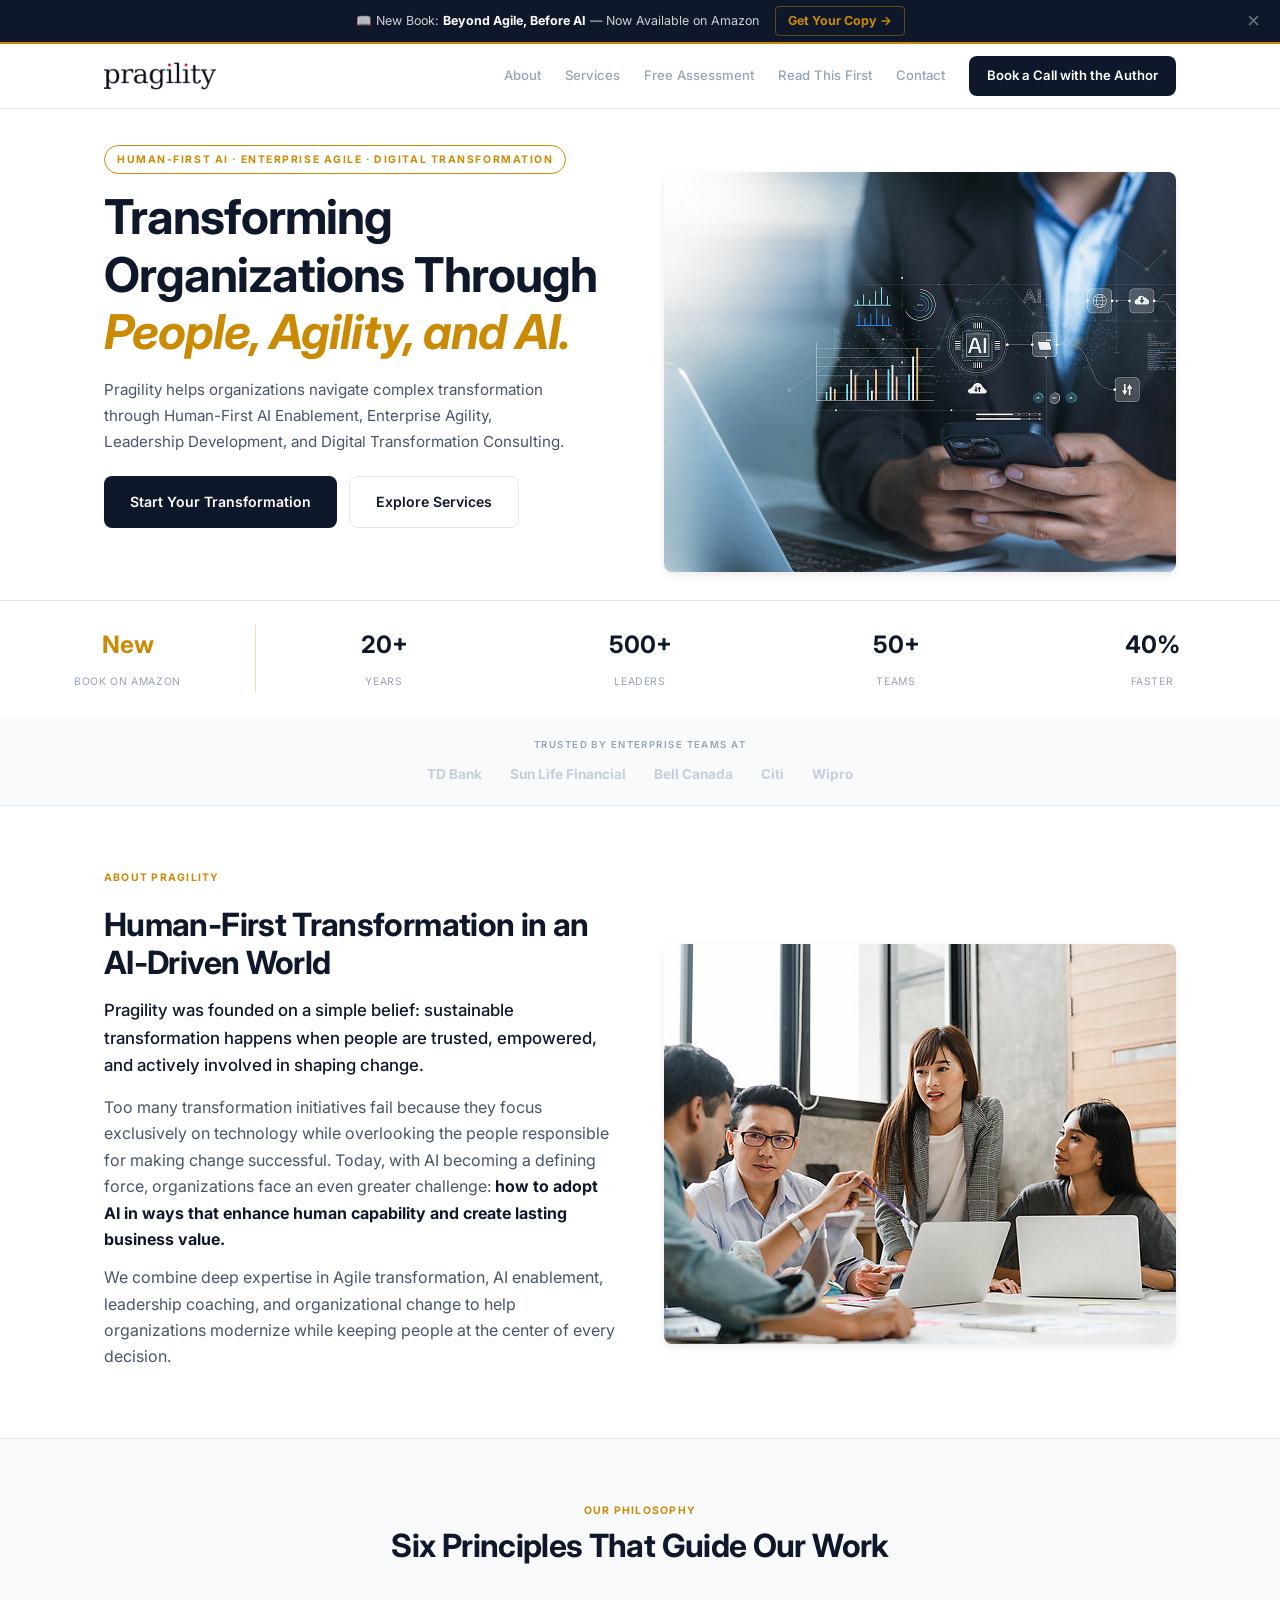
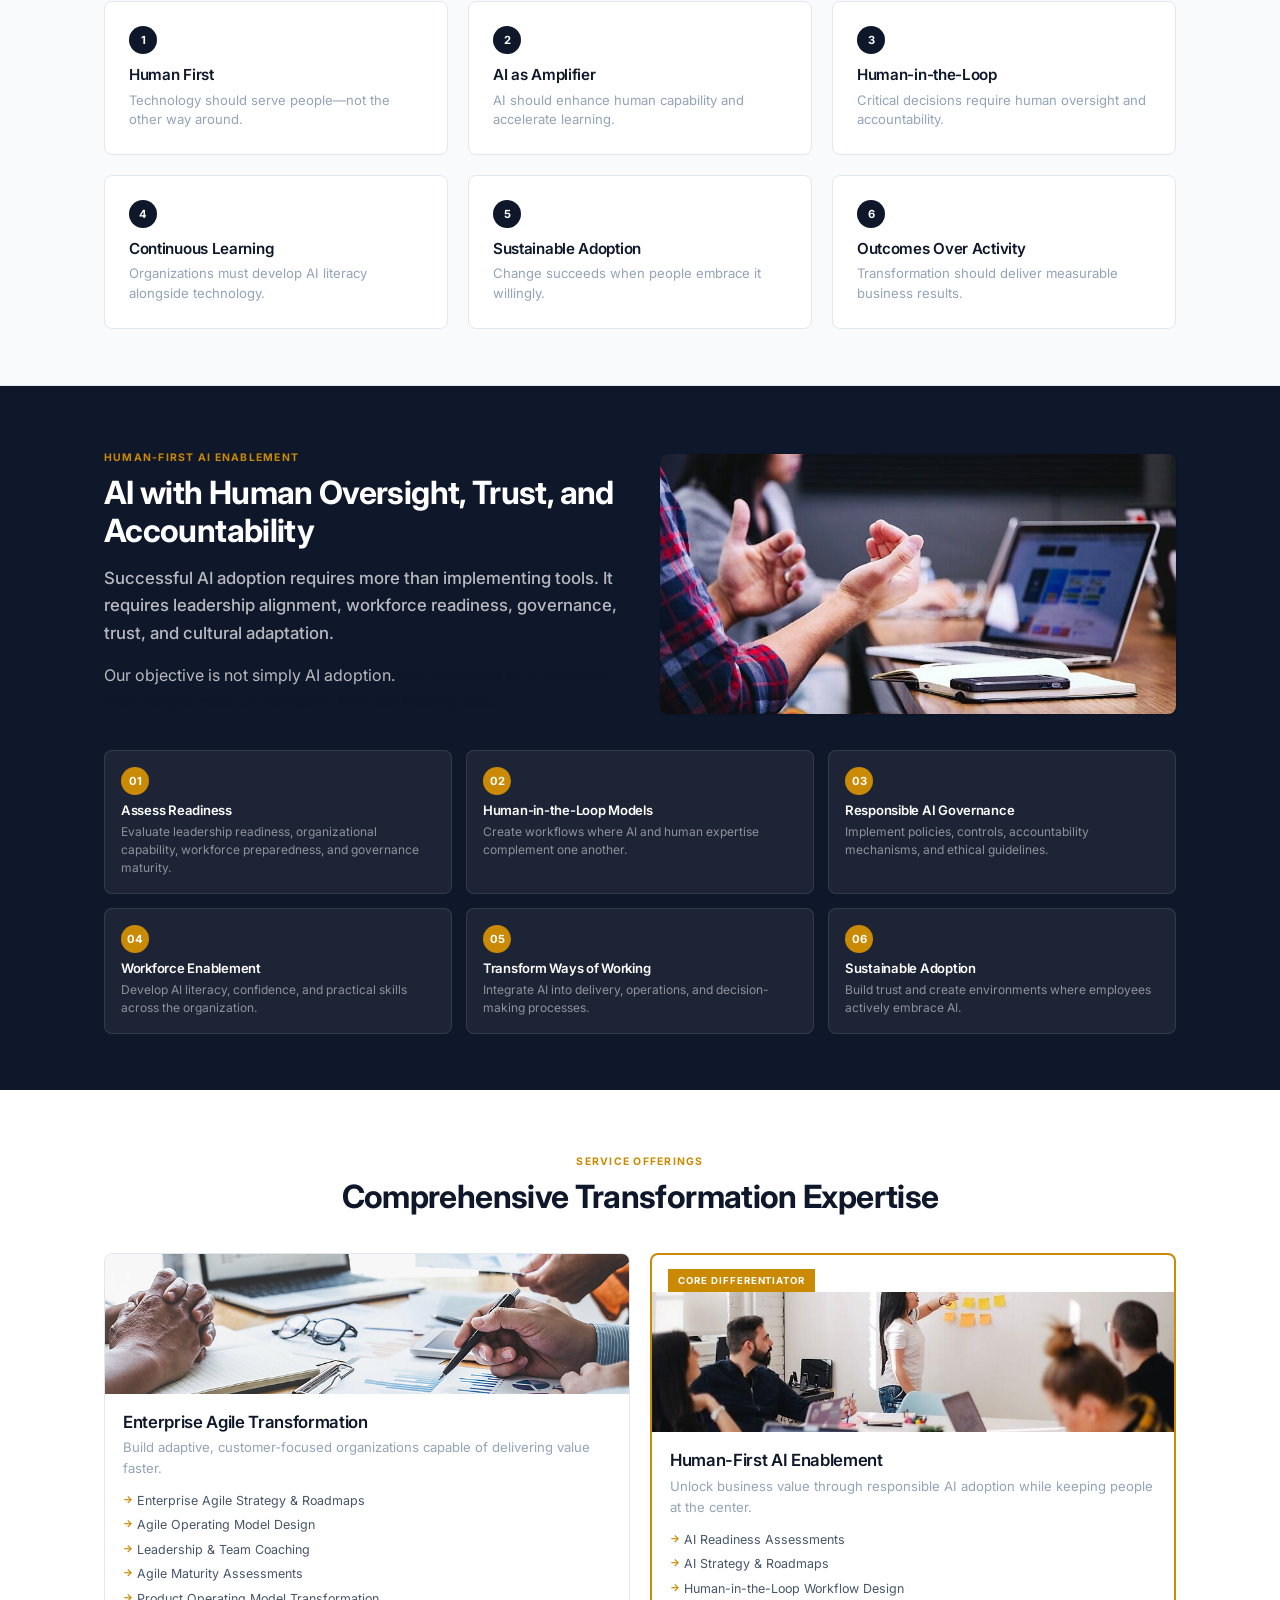
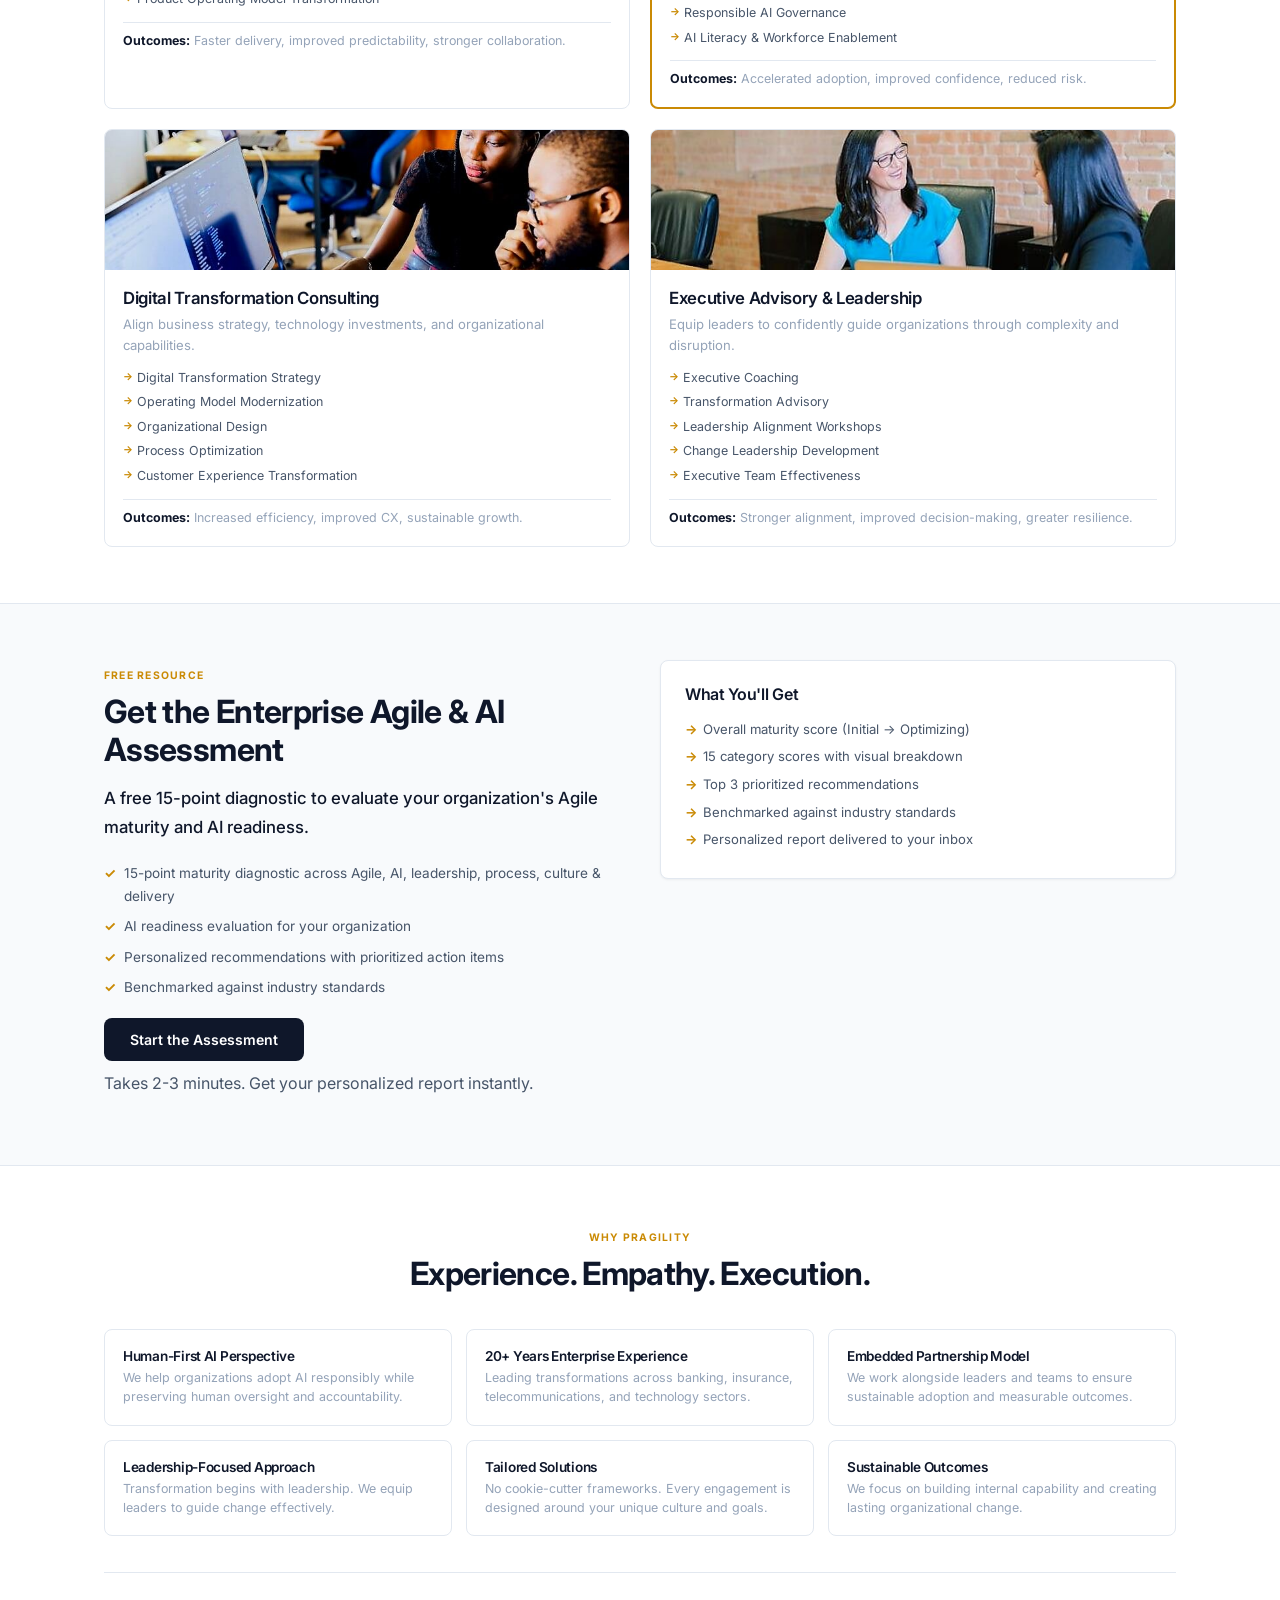
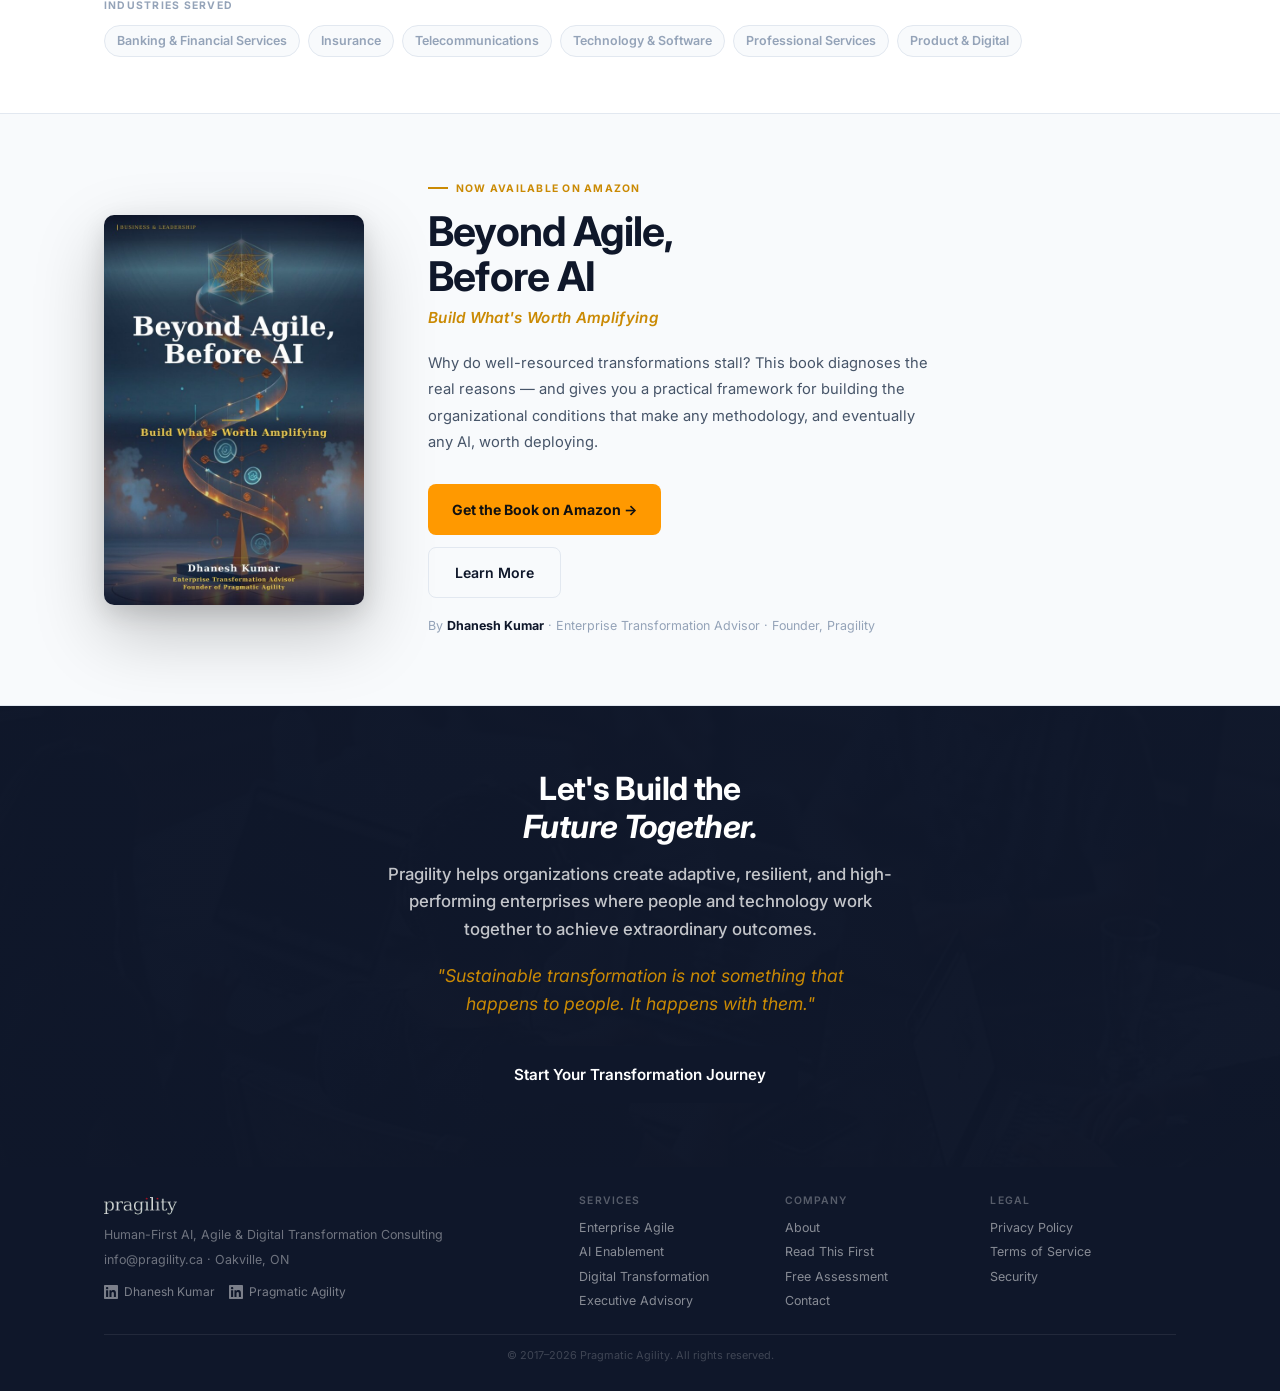
<file: index.html>
<!DOCTYPE html>
<html lang="en">
<head>
    <meta charset="UTF-8">
    <meta name="viewport" content="width=device-width, initial-scale=1.0">
    <meta http-equiv="X-Content-Type-Options" content="nosniff">
    <meta name="robots" content="index, follow">
    <link rel="canonical" href="https://pragility.ca">
    <link rel="icon" type="image/png" href="favicon.png">
    <title>Pragility — Human-First AI, Agile & Digital Transformation Consulting</title>
    <meta name="description" content="Pragility helps organizations navigate complex transformation through Human-First AI Enablement, Enterprise Agility, Leadership Development, and Digital Transformation Consulting.">
    <link rel="preconnect" href="https://fonts.googleapis.com">
    <link rel="preconnect" href="https://fonts.gstatic.com" crossorigin>
    <link href="https://fonts.googleapis.com/css2?family=Inter:wght@300;400;500;600;700&family=Playfair+Display:wght@400;500;600;700&display=swap" rel="stylesheet">
    <link rel="stylesheet" href="styles.css">
</head>
<body>

<!-- ANNOUNCEMENT BAR -->
<div class="announce-bar" id="announceBar" role="banner">
    <div class="announce-inner">
        <span>📖 New Book: <strong>Beyond Agile, Before AI</strong> — Now Available on Amazon</span>
        <a href="https://mybook.to/BeyondAgileBeforeAI" target="_blank" rel="noopener" class="announce-cta">Get Your Copy →</a>
    </div>
    <button class="announce-close" id="announceClose" aria-label="Dismiss">×</button>
</div>

<nav class="nav" role="navigation" aria-label="Main">
    <div class="nav-inner">
        <a href="/" class="nav-logo"><img src="logos/pragility_nav_2x.png" alt="Pragility" height="32"></a>
        <div class="nav-links" id="navLinks">
            <a href="#about" class="nav-link">About</a>
            <a href="#services" class="nav-link">Services</a>
            <a href="#assessment" class="nav-link">Free Assessment</a>
            <a href="/book.html" class="nav-link">Read This First</a>
            <a href="#contact" class="nav-link">Contact</a>
            <a href="https://calendly.com/coachdhaneshk" target="_blank" rel="noopener" class="nav-cta">Book a Call with the Author</a>
        </div>
        <button class="nav-toggle" id="navToggle" aria-label="Menu"><span></span><span></span><span></span></button>
    </div>
</nav>

<main>

<!-- HERO -->
<section class="hero" aria-label="Introduction">
    <div class="hero-inner">
        <div class="hero-content">
            <p class="hero-eyebrow">Human-First AI · Enterprise Agile · Digital Transformation</p>
            <h1>Transforming Organizations Through<br><em>People, Agility, and AI.</em></h1>
            <p class="hero-sub">Pragility helps organizations navigate complex transformation through Human-First AI Enablement, Enterprise Agility, Leadership Development, and Digital Transformation Consulting.</p>
            <div class="hero-cta">
                <a href="https://calendly.com/coachdhaneshk" target="_blank" rel="noopener" class="btn-primary">Start Your Transformation</a>
                <a href="#services" class="btn-secondary">Explore Services</a>
            </div>
        </div>
        <div class="hero-image"><img src="images/hero-abstract.jpg" alt="Human-AI collaboration concept" loading="eager"></div>
    </div>
    <div class="hero-stats">
        <div class="stat stat-book"><a href="https://mybook.to/BeyondAgileBeforeAI" target="_blank" rel="noopener" class="stat-book-link"><span>New</span><small>Book on Amazon</small></a></div>
        <div class="stat"><span>20+</span><small>Years</small></div>
        <div class="stat"><span>500+</span><small>Leaders</small></div>
        <div class="stat"><span>50+</span><small>Teams</small></div>
        <div class="stat"><span>40%</span><small>Faster</small></div>
    </div>
</section>

<!-- TRUST -->
<section class="trust" aria-label="Trusted by">
    <div class="trust-inner">
        <p class="trust-label">Trusted by enterprise teams at</p>
        <div class="trust-logos">
            <span>TD Bank</span><span>Sun Life Financial</span><span>Bell Canada</span><span>Citi</span><span>Wipro</span>
        </div>
    </div>
</section>

<!-- ABOUT -->
<section class="section" id="about" aria-label="About Pragility">
    <div class="section-inner">
        <p class="section-label" style="margin-bottom:20px">About Pragility</p>
        <div class="about-grid">
            <div class="about-text">
                <h2>Human-First Transformation in an AI-Driven World</h2>
                <p class="lead">Pragility was founded on a simple belief: sustainable transformation happens when people are trusted, empowered, and actively involved in shaping change.</p>
                <p>Too many transformation initiatives fail because they focus exclusively on technology while overlooking the people responsible for making change successful. Today, with AI becoming a defining force, organizations face an even greater challenge: <strong>how to adopt AI in ways that enhance human capability and create lasting business value.</strong></p>
                <p>We combine deep expertise in Agile transformation, AI enablement, leadership coaching, and organizational change to help organizations modernize while keeping people at the center of every decision.</p>
            </div>
            <div class="about-image"><img src="images/about-team.jpg" alt="Enterprise Agile coaching and transformation" loading="lazy"></div>
        </div>
    </div>
</section>

<!-- PHILOSOPHY -->
<section class="section philosophy" aria-label="Our Philosophy">
    <div class="section-inner">
        <div class="section-header">
            <p class="section-label">Our Philosophy</p>
            <h2>Six Principles That Guide Our Work</h2>
        </div>
        <div class="philosophy-grid">
            <div class="phil-card"><span>1</span><h4>Human First</h4><p>Technology should serve people—not the other way around.</p></div>
            <div class="phil-card"><span>2</span><h4>AI as Amplifier</h4><p>AI should enhance human capability and accelerate learning.</p></div>
            <div class="phil-card"><span>3</span><h4>Human-in-the-Loop</h4><p>Critical decisions require human oversight and accountability.</p></div>
            <div class="phil-card"><span>4</span><h4>Continuous Learning</h4><p>Organizations must develop AI literacy alongside technology.</p></div>
            <div class="phil-card"><span>5</span><h4>Sustainable Adoption</h4><p>Change succeeds when people embrace it willingly.</p></div>
            <div class="phil-card"><span>6</span><h4>Outcomes Over Activity</h4><p>Transformation should deliver measurable business results.</p></div>
        </div>
    </div>
</section>

<!-- AI ENABLEMENT -->
<section class="section dark" id="ai-enablement" aria-label="Human-First AI Enablement">
    <div class="section-inner">
        <div class="two-col">
            <div>
                <p class="section-label">Human-First AI Enablement</p>
                <h2>AI with Human Oversight, Trust, and Accountability</h2>
                <p class="lead">Successful AI adoption requires more than implementing tools. It requires leadership alignment, workforce readiness, governance, trust, and cultural adaptation.</p>
                <p>Our objective is not simply AI adoption. <strong>Our objective is AI adoption that people trust, understand, and confidently use.</strong></p>
            </div>
            <div class="image-card"><img src="images/collaboration.jpg" alt="Human-AI collaboration" loading="lazy"></div>
        </div>
        <div class="capabilities-grid">
            <div class="cap"><div class="cap-num">01</div><h4>Assess Readiness</h4><p>Evaluate leadership readiness, organizational capability, workforce preparedness, and governance maturity.</p></div>
            <div class="cap"><div class="cap-num">02</div><h4>Human-in-the-Loop Models</h4><p>Create workflows where AI and human expertise complement one another.</p></div>
            <div class="cap"><div class="cap-num">03</div><h4>Responsible AI Governance</h4><p>Implement policies, controls, accountability mechanisms, and ethical guidelines.</p></div>
            <div class="cap"><div class="cap-num">04</div><h4>Workforce Enablement</h4><p>Develop AI literacy, confidence, and practical skills across the organization.</p></div>
            <div class="cap"><div class="cap-num">05</div><h4>Transform Ways of Working</h4><p>Integrate AI into delivery, operations, and decision-making processes.</p></div>
            <div class="cap"><div class="cap-num">06</div><h4>Sustainable Adoption</h4><p>Build trust and create environments where employees actively embrace AI.</p></div>
        </div>
    </div>
</section>

<!-- SERVICES -->
<section class="section" id="services" aria-label="Services">
    <div class="section-inner">
        <div class="section-header">
            <p class="section-label">Service Offerings</p>
            <h2>Comprehensive Transformation Expertise</h2>
        </div>
        <div class="services-grid">
            <div class="service-card">
                <div class="service-img"><img src="images/strategy-session.jpg" alt="Enterprise Agile Transformation" loading="lazy"></div>
                <div class="service-body">
                    <h3>Enterprise Agile Transformation</h3>
                    <p>Build adaptive, customer-focused organizations capable of delivering value faster.</p>
                    <ul><li>Enterprise Agile Strategy & Roadmaps</li><li>Agile Operating Model Design</li><li>Leadership & Team Coaching</li><li>Agile Maturity Assessments</li><li>Product Operating Model Transformation</li></ul>
                    <p class="outcome"><strong>Outcomes:</strong> Faster delivery, improved predictability, stronger collaboration.</p>
                </div>
            </div>
            <div class="service-card featured">
                <div class="service-badge">Core Differentiator</div>
                <div class="service-img"><img src="images/business-meeting.jpg" alt="Human-First AI Enablement" loading="lazy"></div>
                <div class="service-body">
                    <h3>Human-First AI Enablement</h3>
                    <p>Unlock business value through responsible AI adoption while keeping people at the center.</p>
                    <ul><li>AI Readiness Assessments</li><li>AI Strategy & Roadmaps</li><li>Human-in-the-Loop Workflow Design</li><li>Responsible AI Governance</li><li>AI Literacy & Workforce Enablement</li></ul>
                    <p class="outcome"><strong>Outcomes:</strong> Accelerated adoption, improved confidence, reduced risk.</p>
                </div>
            </div>
            <div class="service-card">
                <div class="service-img"><img src="images/digital-transform.jpg" alt="Digital Transformation" loading="lazy"></div>
                <div class="service-body">
                    <h3>Digital Transformation Consulting</h3>
                    <p>Align business strategy, technology investments, and organizational capabilities.</p>
                    <ul><li>Digital Transformation Strategy</li><li>Operating Model Modernization</li><li>Organizational Design</li><li>Process Optimization</li><li>Customer Experience Transformation</li></ul>
                    <p class="outcome"><strong>Outcomes:</strong> Increased efficiency, improved CX, sustainable growth.</p>
                </div>
            </div>
            <div class="service-card">
                <div class="service-img"><img src="images/leadership-coaching-2.jpg" alt="Executive Advisory & Leadership" loading="lazy"></div>
                <div class="service-body">
                    <h3>Executive Advisory & Leadership</h3>
                    <p>Equip leaders to confidently guide organizations through complexity and disruption.</p>
                    <ul><li>Executive Coaching</li><li>Transformation Advisory</li><li>Leadership Alignment Workshops</li><li>Change Leadership Development</li><li>Executive Team Effectiveness</li></ul>
                    <p class="outcome"><strong>Outcomes:</strong> Stronger alignment, improved decision-making, greater resilience.</p>
                </div>
            </div>
        </div>
    </div>
</section>

<!-- FREE ASSESSMENT -->
<section class="section assessment" id="assessment" aria-label="Free Assessment">
    <div class="section-inner">
        <div class="assessment-grid">
            <div class="assessment-content">
                <p class="section-label">Free Resource</p>
                <h2>Get the Enterprise Agile & AI Assessment</h2>
                <p class="lead">A free 15-point diagnostic to evaluate your organization's Agile maturity and AI readiness.</p>
                <ul class="assessment-benefits">
                    <li>15-point maturity diagnostic across Agile, AI, leadership, process, culture & delivery</li>
                    <li>AI readiness evaluation for your organization</li>
                    <li>Personalized recommendations with prioritized action items</li>
                    <li>Benchmarked against industry standards</li>
                </ul>
                <button class="btn-primary" id="startAssessmentBtn" style="margin-top:16px">Start the Assessment</button>
                <p class="form-note" style="margin-top:8px;text-align:left">Takes 2-3 minutes. Get your personalized report instantly.</p>
            </div>
            <div class="assessment-preview">
                <div class="preview-card">
                    <h4>What You'll Get</h4>
                    <ul>
                        <li>Overall maturity score (Initial → Optimizing)</li>
                        <li>15 category scores with visual breakdown</li>
                        <li>Top 3 prioritized recommendations</li>
                        <li>Benchmarked against industry standards</li>
                        <li>Personalized report delivered to your inbox</li>
                    </ul>
                </div>
            </div>
        </div>
    </div>
</section>

<!-- ASSESSMENT MODAL -->
<div class="assessment-modal" id="assessmentModal" role="dialog" aria-modal="true" aria-label="Enterprise Agile Assessment">
    <div class="modal-overlay" id="modalOverlay"></div>
    <div class="modal-content">
        <button class="modal-close" id="modalClose" aria-label="Close">&times;</button>
        <div class="modal-header">
            <h2>Enterprise Agile & AI Assessment</h2>
            <p>Rate your organization across 15 key dimensions covering Agile maturity and AI readiness. Get your personalized report instantly.</p>
        </div>
        <div class="modal-body" id="assessmentBody">
            <!-- Questions injected by JS -->
        </div>
        <div class="modal-footer">
            <div class="progress-bar"><div class="progress-fill" id="progressFill"></div></div>
            <span class="progress-text" id="progressText">Question 1 of 15</span>
            <button class="btn-primary" id="nextQuestionBtn">Next Question</button>
        </div>
    </div>
</div>

<!-- WHY + INDUSTRIES -->
<section class="section why" aria-label="Why Pragility">
    <div class="section-inner">
        <div class="section-header">
            <p class="section-label">Why Pragility</p>
            <h2>Experience. Empathy. Execution.</h2>
        </div>
        <div class="why-grid">
            <div class="why-item"><h4>Human-First AI Perspective</h4><p>We help organizations adopt AI responsibly while preserving human oversight and accountability.</p></div>
            <div class="why-item"><h4>20+ Years Enterprise Experience</h4><p>Leading transformations across banking, insurance, telecommunications, and technology sectors.</p></div>
            <div class="why-item"><h4>Embedded Partnership Model</h4><p>We work alongside leaders and teams to ensure sustainable adoption and measurable outcomes.</p></div>
            <div class="why-item"><h4>Leadership-Focused Approach</h4><p>Transformation begins with leadership. We equip leaders to guide change effectively.</p></div>
            <div class="why-item"><h4>Tailored Solutions</h4><p>No cookie-cutter frameworks. Every engagement is designed around your unique culture and goals.</p></div>
            <div class="why-item"><h4>Sustainable Outcomes</h4><p>We focus on building internal capability and creating lasting organizational change.</p></div>
        </div>
        <div class="industries">
            <p class="industries-label">Industries Served</p>
            <div class="industries-tags">
                <span>Banking & Financial Services</span><span>Insurance</span><span>Telecommunications</span><span>Technology & Software</span><span>Professional Services</span><span>Product & Digital</span>
            </div>
        </div>
    </div>
</section>

<!-- THE BOOK -->
<section class="section book-section" id="book" aria-label="The Book">
    <div class="section-inner">
        <div class="book-grid">
            <div class="book-cover-wrap">
                <img src="images/cover-front.jpg" alt="Beyond Agile, Before AI — book by Dhanesh Kumar" loading="lazy">
            </div>
            <div class="book-content">
                <p class="book-eyebrow">Now Available on Amazon</p>
                <h2 class="book-title-large">Beyond Agile,<br>Before AI</h2>
                <p class="book-subtitle-text">Build What's Worth Amplifying</p>
                <p class="book-desc-text">Why do well-resourced transformations stall? This book diagnoses the real reasons — and gives you a practical framework for building the organizational conditions that make any methodology, and eventually any AI, worth deploying.</p>
                <div class="book-actions">
                    <a href="https://mybook.to/BeyondAgileBeforeAI" target="_blank" rel="noopener" class="book-amazon-btn">Get the Book on Amazon →</a>
                    <a href="/book.html" class="btn-secondary">Learn More</a>
                </div>
                <p class="book-author-line">By <strong>Dhanesh Kumar</strong> · Enterprise Transformation Advisor · Founder, Pragility</p>
            </div>
        </div>
    </div>
</section>

<!-- PROMISE / CTA -->
<section class="promise" id="contact" aria-label="Our Promise">
    <div class="promise-bg" style="background-image:url('images/team-collaboration.jpg')"></div>
    <div class="promise-overlay"></div>
    <div class="section-inner">
        <h2>Let's Build the<br><em>Future Together.</em></h2>
        <p class="lead">Pragility helps organizations create adaptive, resilient, and high-performing enterprises where people and technology work together to achieve extraordinary outcomes.</p>
        <p class="promise-tagline">"Sustainable transformation is not something that happens to people. It happens with them."</p>
        <a href="https://calendly.com/coachdhaneshk" target="_blank" rel="noopener" class="btn-primary btn-large">Start Your Transformation Journey</a>
    </div>
</section>

</main>

<footer class="footer" role="contentinfo">
    <div class="section-inner">
        <div class="footer-grid">
            <div class="footer-brand">
                <img src="logos/pragility_footer_2x_white.png" alt="Pragility" height="22" style="margin-bottom:8px">
                <p>Human-First AI, Agile & Digital Transformation Consulting</p>
                <p class="footer-contact"><a href="mailto:info@pragility.ca">info@pragility.ca</a> · Oakville, ON</p>
                <div class="footer-social">
                    <a href="https://www.linkedin.com/in/coachdhanesh/" target="_blank" rel="noopener" class="footer-social-link" aria-label="Dhanesh Kumar on LinkedIn">
                        <svg width="14" height="14" viewBox="0 0 24 24" fill="currentColor"><path d="M20.447 20.452h-3.554v-5.569c0-1.328-.027-3.037-1.852-3.037-1.853 0-2.136 1.445-2.136 2.939v5.667H9.351V9h3.414v1.561h.046c.477-.9 1.637-1.85 3.37-1.85 3.601 0 4.267 2.37 4.267 5.455v6.286zM5.337 7.433c-1.144 0-2.063-.926-2.063-2.065 0-1.138.92-2.063 2.063-2.063 1.14 0 2.064.925 2.064 2.063 0 1.139-.925 2.065-2.064 2.065zm1.782 13.019H3.555V9h3.564v11.452zM22.225 0H1.771C.792 0 0 .774 0 1.729v20.542C0 23.227.792 24 1.771 24h20.451C23.2 24 24 23.227 24 22.271V1.729C24 .774 23.2 0 22.222 0h.003z"/></svg>
                        Dhanesh Kumar
                    </a>
                    <a href="https://www.linkedin.com/company/pragmatic-agility/" target="_blank" rel="noopener" class="footer-social-link" aria-label="Pragmatic Agility on LinkedIn">
                        <svg width="14" height="14" viewBox="0 0 24 24" fill="currentColor"><path d="M20.447 20.452h-3.554v-5.569c0-1.328-.027-3.037-1.852-3.037-1.853 0-2.136 1.445-2.136 2.939v5.667H9.351V9h3.414v1.561h.046c.477-.9 1.637-1.85 3.37-1.85 3.601 0 4.267 2.37 4.267 5.455v6.286zM5.337 7.433c-1.144 0-2.063-.926-2.063-2.065 0-1.138.92-2.063 2.063-2.063 1.14 0 2.064.925 2.064 2.063 0 1.139-.925 2.065-2.064 2.065zm1.782 13.019H3.555V9h3.564v11.452zM22.225 0H1.771C.792 0 0 .774 0 1.729v20.542C0 23.227.792 24 1.771 24h20.451C23.2 24 24 23.227 24 22.271V1.729C24 .774 23.2 0 22.222 0h.003z"/></svg>
                        Pragmatic Agility
                    </a>
                </div>
            </div>
            <div class="footer-links">
                <div class="footer-col"><h4>Services</h4><a href="#services">Enterprise Agile</a><a href="#ai-enablement">AI Enablement</a><a href="#services">Digital Transformation</a><a href="#services">Executive Advisory</a></div>
                <div class="footer-col"><h4>Company</h4><a href="#about">About</a><a href="/book.html">Read This First</a><a href="#assessment">Free Assessment</a><a href="#contact">Contact</a></div>
                <div class="footer-col"><h4>Legal</h4><a href="/privacy-policy.html">Privacy Policy</a><a href="/terms-of-service.html">Terms of Service</a><a href="/security.html">Security</a></div>
            </div>
        </div>
        <div class="footer-bottom"><p>&copy; 2017–2026 Pragmatic Agility. All rights reserved.</p></div>
    </div>
</footer>

<script>
(function(){
    var nav=document.querySelector('.nav');
    var tick=false;
    window.addEventListener('scroll',function(){
        if(!tick){window.requestAnimationFrame(function(){nav.classList.toggle('scrolled',window.scrollY>20);tick=false;});tick=true;}
    });
    var toggle=document.getElementById('navToggle');
    var links=document.getElementById('navLinks');
    if(toggle&&links){
        toggle.addEventListener('click',function(){links.classList.toggle('open');toggle.classList.toggle('active');});
        links.querySelectorAll('a').forEach(function(a){a.addEventListener('click',function(){links.classList.remove('open');toggle.classList.remove('active');});});
    }
    // Assessment Modal
    var modal=document.getElementById('assessmentModal');
    var startBtn=document.getElementById('startAssessmentBtn');
    var closeBtn=document.getElementById('modalClose');
    var overlay=document.getElementById('modalOverlay');
    var body=document.getElementById('assessmentBody');
    var nextBtn=document.getElementById('nextQuestionBtn');
    var progressFill=document.getElementById('progressFill');
    var progressText=document.getElementById('progressText');
    var currentQ=0;
    var answers={};
    var leadData={};
    var questions=[
        {cat:'Leadership',q:'How aligned is your leadership team on transformation goals?',opts:['No shared vision exists','Vision exists but not consistently communicated','Leaders are aligned and actively champion change','Leadership continuously adapts and evolves the vision']},
        {cat:'Culture',q:'How would you describe your organization\'s culture toward change?',opts:['Resistance to change is common','Change is tolerated but not embraced','Teams are open to change and experimentation','Continuous improvement is embedded in our DNA']},
        {cat:'Process',q:'How mature are your Agile delivery processes?',opts:['Ad-hoc processes, no standardization','Basic processes exist but inconsistently followed','Well-defined processes with regular refinement','Optimized processes with continuous improvement loops']},
        {cat:'Delivery',q:'How predictable is your delivery of value to customers?',opts:['Unpredictable, frequent missed commitments','Somewhat predictable with occasional slips','Generally predictable with minor variances','Highly predictable with continuous flow of value']},
        {cat:'Collaboration',q:'How effectively do teams collaborate across the organization?',opts:['Siloed teams with limited cross-functional interaction','Some collaboration but barriers remain','Regular cross-functional collaboration with shared goals','Seamless collaboration with autonomous, empowered teams']},
        {cat:'AI Strategy',q:'How would you describe your organization\'s AI strategy?',opts:['No AI strategy exists','Exploring AI but no clear direction','Defined AI strategy with pilot initiatives','AI strategy integrated into business strategy with scaling']},
        {cat:'AI Governance',q:'How mature is your AI governance framework?',opts:['No AI governance in place','Basic guidelines exist but not enforced','Formal governance with ethics review and accountability','Comprehensive governance with continuous monitoring and adaptation']},
        {cat:'AI Literacy',q:'How would you rate AI literacy across your workforce?',opts:['Limited understanding of AI capabilities','Basic awareness but limited practical knowledge','Good understanding with hands-on training programs','Strong AI literacy with continuous learning culture']},
        {cat:'Human-AI Collaboration',q:'How well do your people work alongside AI tools?',opts:['AI tools are rarely used','Some teams experiment with AI but inconsistently','Regular AI-assisted workflows with human oversight','Seamless human-AI collaboration with continuous optimization']},
        {cat:'AI Data Readiness',q:'How prepared is your data infrastructure for AI?',opts:['Data is siloed and inconsistent','Some data cleanup done but gaps remain','Clean, accessible data with governance','Advanced data platform enabling real-time AI insights']},
        {cat:'Customer Focus',q:'How well do you understand and respond to customer needs?',opts:['Limited customer insight, reactive approach','Some customer feedback collected but not systematically used','Regular customer feedback drives priorities','Deep customer empathy with continuous co-creation']},
        {cat:'Technical Practices',q:'How mature are your technical practices (CI/CD, testing, architecture)?',opts:['Minimal technical practices, manual processes','Basic practices in place but inconsistent','Mature practices with automation and quality focus','Advanced practices with continuous optimization']},
        {cat:'Metrics',q:'How effectively do you measure and use data for decision-making?',opts:['Limited metrics, decisions based on intuition','Some metrics collected but not consistently used','Key metrics tracked and used for improvement','Data-driven culture with real-time insights and adaptation']},
        {cat:'Learning',q:'How does your organization approach learning and development?',opts:['Limited investment in learning','Some training available but not strategic','Structured learning programs with skill development','Continuous learning culture with experimentation and knowledge sharing']},
        {cat:'Scaling',q:'How well does your organization scale Agile and AI practices?',opts:['No scaling attempts or failed attempts','Pilot teams only, scaling is a challenge','Multiple teams practicing with some coordination','Enterprise-wide agility and AI adoption with continuous evolution']}
    ];
    function openModal(){modal.classList.add('open');document.body.style.overflow='hidden';renderQ(0);}
    function closeModal(){modal.classList.remove('open');document.body.style.overflow='';currentQ=0;answers={};renderQ(0);}
    function renderQ(idx){
        var qu=questions[idx];
        var html='<div class="q-category">'+qu.cat+'</div><div class="q-text">'+(idx+1)+'. '+qu.q+'</div><div class="q-options">';
        qu.opts.forEach(function(opt,i){var sel=answers[idx]==i?' selected':'';html+='<div class="q-option'+sel+'" data-idx="'+i+'"><span class="opt-num">'+(i+1)+'</span><span class="opt-text">'+opt+'</span></div>';});
        html+='</div>';
        if(idx===questions.length-1){nextBtn.textContent='Get My Report';nextBtn.id='finishBtn';}
        body.innerHTML=html;
        progressFill.style.width=((idx+1)/questions.length*100)+'%';
        progressText.textContent='Question '+(idx+1)+' of '+questions.length;
        body.querySelectorAll('.q-option').forEach(function(el){el.addEventListener('click',function(){body.querySelectorAll('.q-option').forEach(function(e){e.classList.remove('selected');});el.classList.add('selected');answers[idx]=parseInt(el.dataset.idx);});});
    }
    function showReport(){
        var total=0;Object.keys(answers).forEach(function(k){total+=answers[k];});
        var avg=total/questions.length;
        var level=avg<1?'Initial':avg<2?'Developing':avg<3?'Mature':'Optimizing';
        var cats={};questions.forEach(function(q,i){if(!cats[q.cat])cats[q.cat]=0;cats[q.cat]+=answers[i];});
        var sorted=Object.keys(cats).sort(function(a,b){return cats[a]-cats[b];});
        var html='<div class="report-header"><div class="report-score"><span class="score-num">'+avg.toFixed(1)+'</span><span class="score-out">/ 3.0</span></div><div class="report-level">'+level+'</div></div>';
        html+='<div class="report-categories">';
        questions.forEach(function(q,i){var score=answers[i];var pct=score/3*100;html+='<div class="report-cat"><div class="cat-name">'+q.cat+'</div><div class="cat-bar"><div class="cat-fill" style="width:'+pct+'%"></div></div><div class="cat-score">'+score+'/3</div></div>';});
        html+='</div>';
        html+='<div class="report-recommendations"><h4>Top Recommendations</h4>';
        sorted.slice(0,3).forEach(function(cat){html+='<div class="rec-item"><strong>'+cat+':</strong> Focus on improving maturity in this area through targeted coaching and capability building.</div>';});
        html+='</div>';
        html+='<div class="report-cta"><h4>Get Your Full Report</h4><p>Enter your details below to receive your complete assessment report via email.</p>';
        html+='<form class="report-form" id="reportForm"><input type="text" name="name" placeholder="Your full name" required><input type="email" name="email" placeholder="Work email" required><button type="submit" class="btn-primary" style="width:100%">Email Me the Report</button></form>';
        html+='<div class="report-share" style="margin-top:16px;display:flex;gap:8px;justify-content:center;flex-wrap:wrap">';
        html+='<button class="btn-secondary" id="sendToSelfBtn" style="flex:1;min-width:140px">📧 Send to Myself</button>';
        html+='<button class="btn-secondary" id="shareAssessmentBtn" style="flex:1;min-width:140px">🔗 Share Assessment</button>';
        html+='</div></div>';
        body.innerHTML=html;
        progressFill.style.width='100%';
        progressText.textContent='Assessment Complete';
        document.getElementById('finishBtn').style.display='none';
        // Form submit - email to Pragility
        document.getElementById('reportForm').addEventListener('submit',function(e){
            e.preventDefault();
            var f=e.target;
            leadData={name:f.name.value,email:f.email.value};
            var btn=f.querySelector('button');
            btn.textContent='Sending...';btn.disabled=true;
            var mailtoBody='Enterprise Agile & AI Assessment Report\n\n';
            mailtoBody+='Name: '+leadData.name+'\nEmail: '+leadData.email+'\n\n';
            mailtoBody+='Overall Score: '+avg.toFixed(1)+'/3.0 ('+level+')\n\n';
            mailtoBody+='Category Scores:\n';
            questions.forEach(function(q,i){mailtoBody+='- '+q.cat+': '+answers[i]+'/3\n';});
            mailtoBody+='\nTop Recommendations:\n';
            sorted.slice(0,3).forEach(function(cat){mailtoBody+='- '+cat+': Focus on improving maturity through targeted coaching.\n';});
            mailtoBody+='\n---\nGenerated by Pragility Assessment Tool\nhttps://pragility.ca';
            window.location.href='mailto:info@pragility.ca?subject=My Enterprise Agile Assessment Report&body='+encodeURIComponent(mailtoBody);
            btn.textContent='Report Sent!';
        });
        // Send to self
        document.getElementById('sendToSelfBtn').addEventListener('click',function(){
            var mailtoBody='Enterprise Agile & AI Assessment Report\n\n';
            mailtoBody+='Overall Score: '+avg.toFixed(1)+'/3.0 ('+level+')\n\n';
            mailtoBody+='Category Scores:\n';
            questions.forEach(function(q,i){mailtoBody+='- '+q.cat+': '+answers[i]+'/3\n';});
            mailtoBody+='\nTop Recommendations:\n';
            sorted.slice(0,3).forEach(function(cat){mailtoBody+='- '+cat+': Focus on improving maturity through targeted coaching.\n';});
            mailtoBody+='\n---\nGenerated by Pragility Assessment Tool\nhttps://pragility.ca';
            var subject='My Enterprise Agile & AI Assessment Report';
            window.location.href='mailto:?subject='+encodeURIComponent(subject)+'&body='+encodeURIComponent(mailtoBody);
        });
        // Share assessment link
        document.getElementById('shareAssessmentBtn').addEventListener('click',function(){
            var shareUrl='https://pragility.ca/#assessment';
            if(navigator.clipboard){navigator.clipboard.writeText(shareUrl);}
            var btn=document.getElementById('shareAssessmentBtn');
            var orig=btn.textContent;btn.textContent='✓ Link Copied!';
            setTimeout(function(){btn.textContent=orig;},2000);
        });
    }
    // Announcement bar dismiss
    var announceBar=document.getElementById('announceBar');
    var announceClose=document.getElementById('announceClose');
    if(announceClose){
        try{if(sessionStorage.getItem('barDismissed')==='1'){document.body.classList.add('bar-hidden');}}catch(e){}
        announceClose.addEventListener('click',function(){
            document.body.classList.add('bar-hidden');
            try{sessionStorage.setItem('barDismissed','1');}catch(e){}
        });
    }
    if(startBtn)startBtn.addEventListener('click',openModal);
    if(closeBtn)closeBtn.addEventListener('click',closeModal);
    if(overlay)overlay.addEventListener('click',closeModal);
    document.addEventListener('click',function(e){
        if(e.target.id==='nextQuestionBtn'){if(answers[currentQ]!==undefined){currentQ++;if(currentQ<questions.length)renderQ(currentQ);else showReport();}}
        if(e.target.id==='finishBtn'){showReport();}
    });
})();
</script>
</body>
</html>
</file>
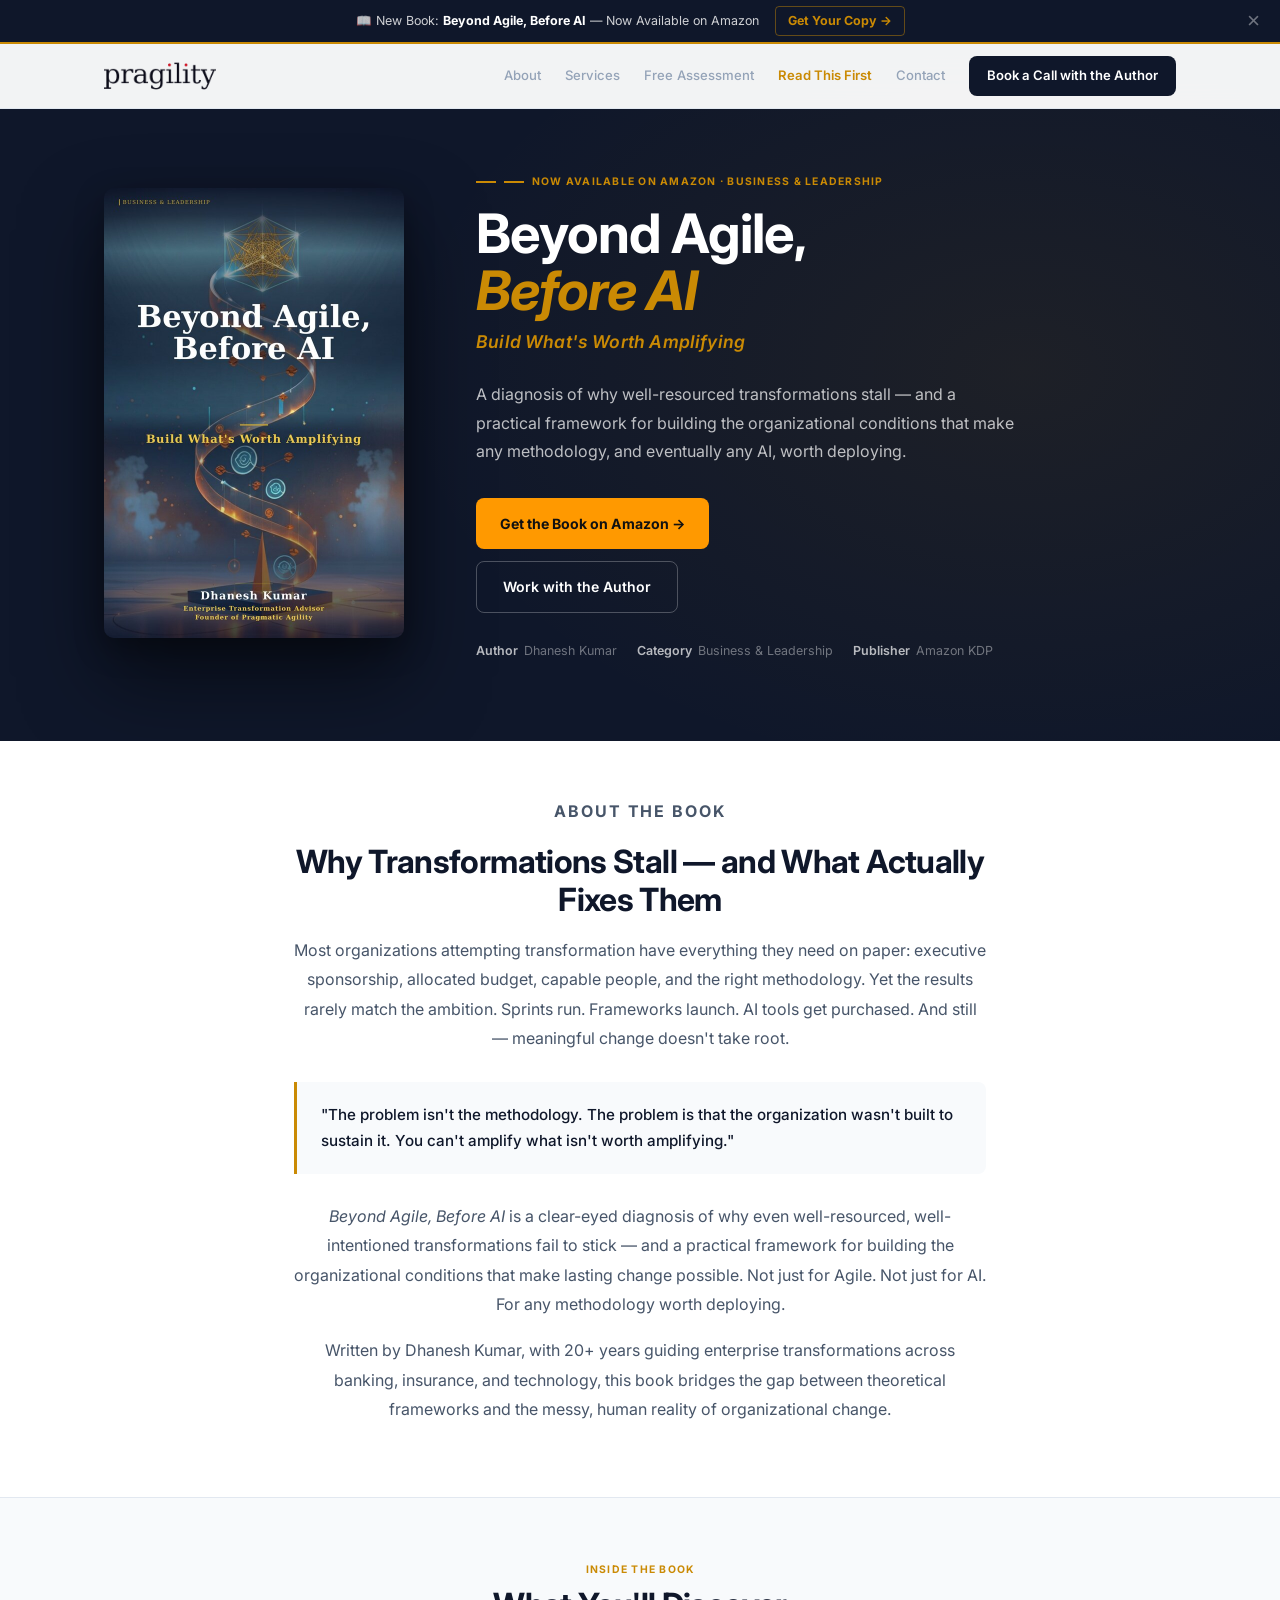
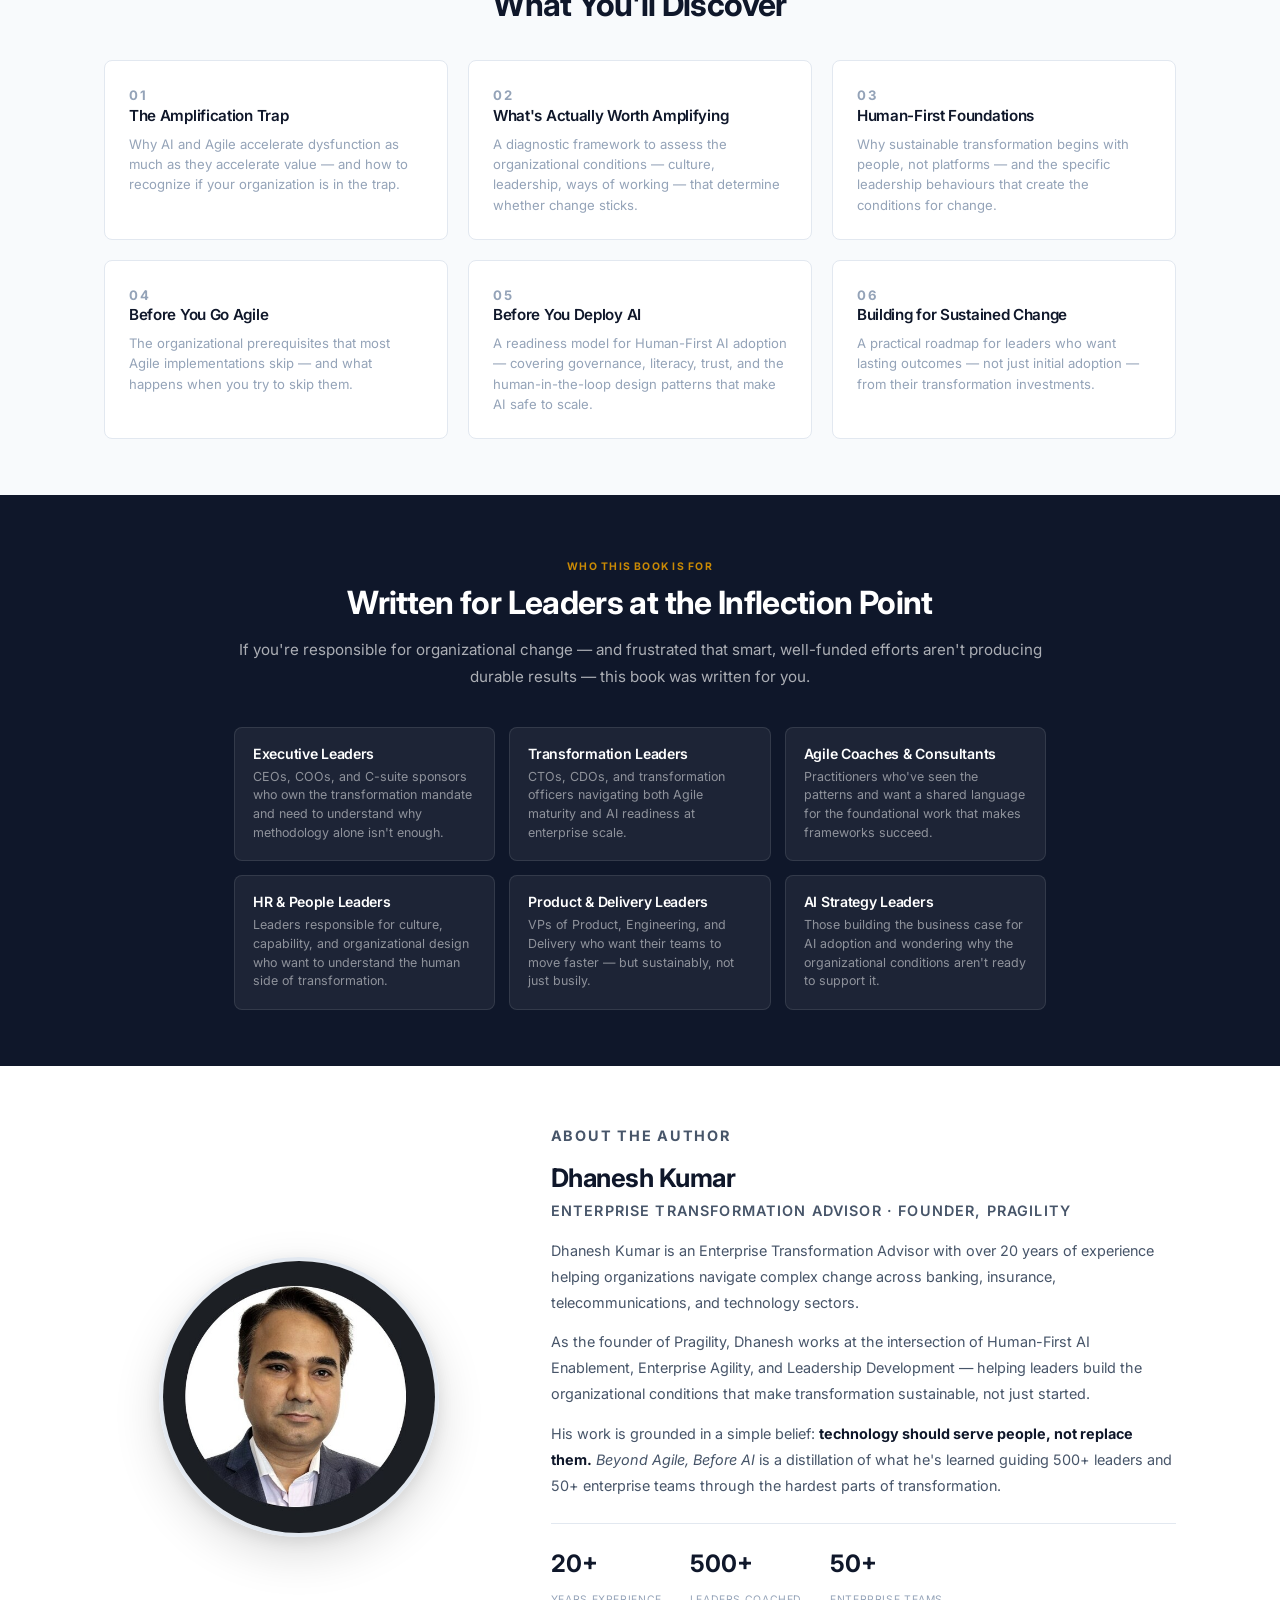
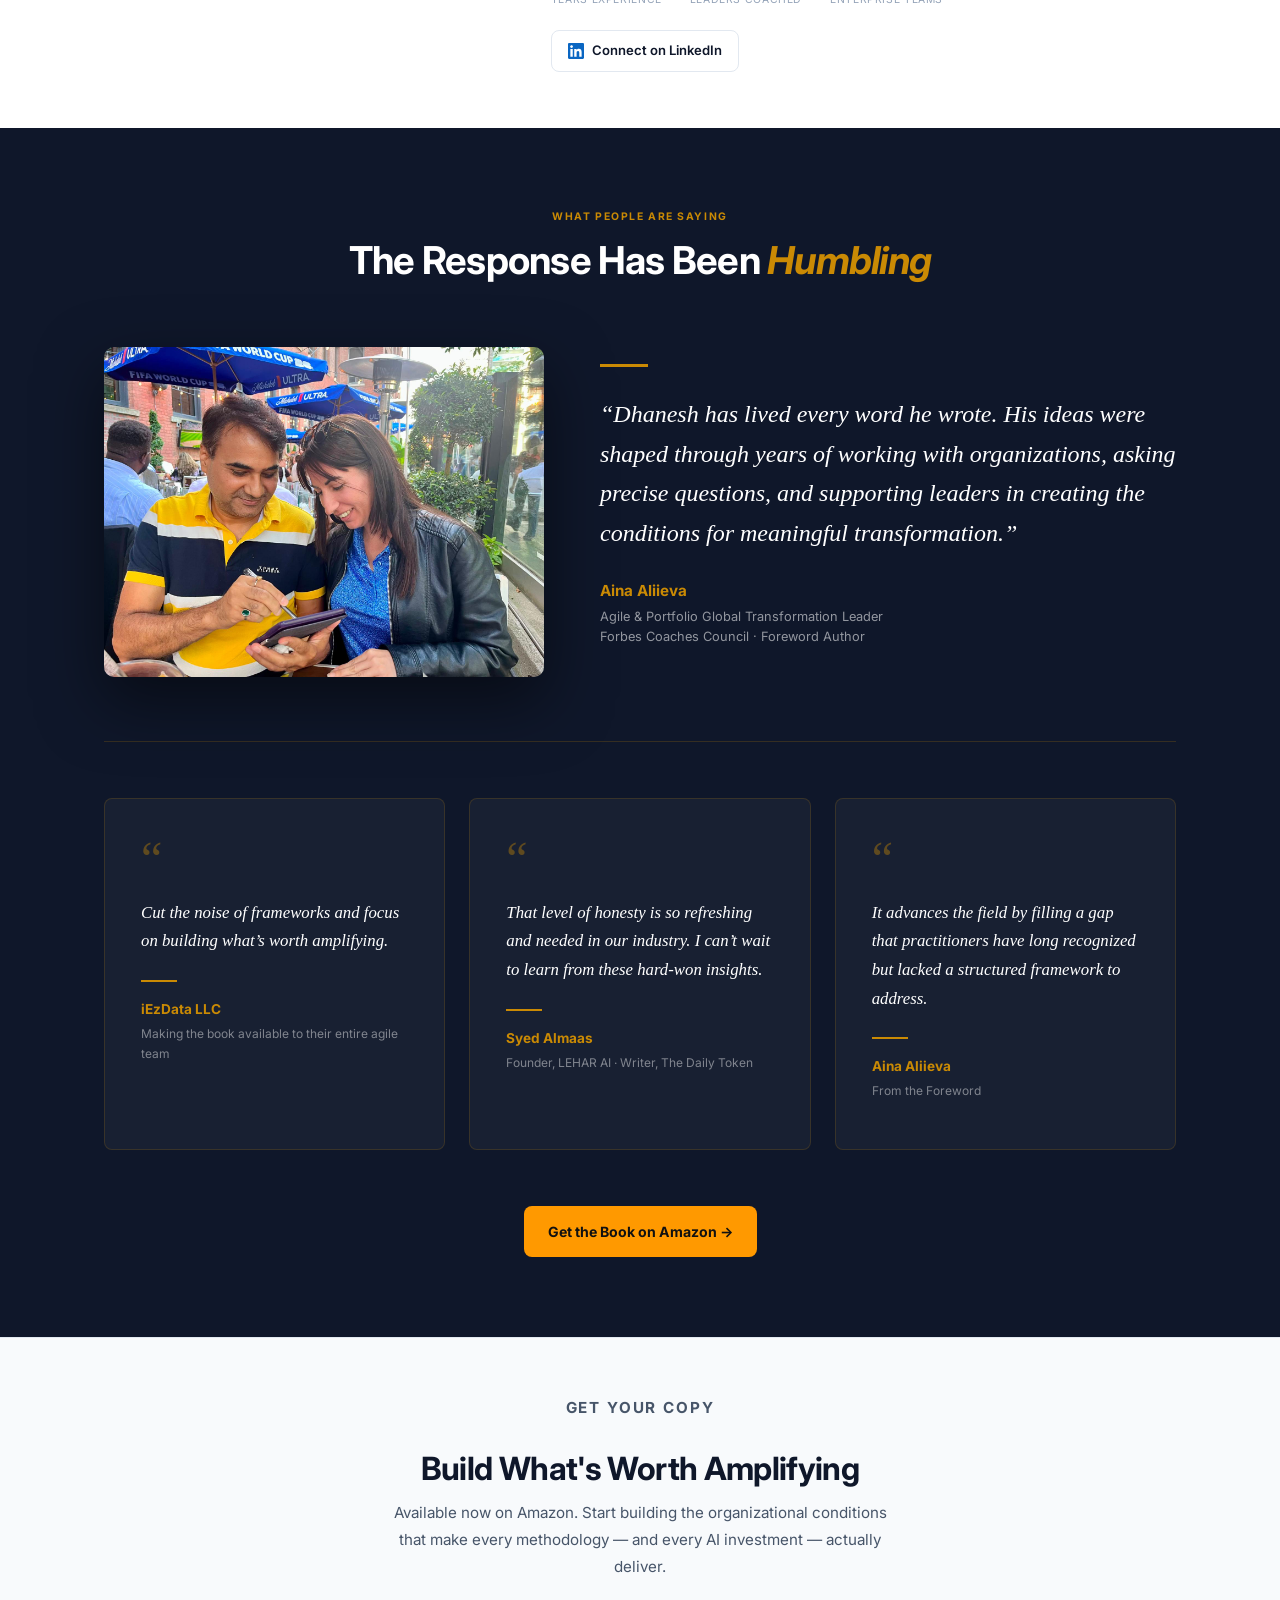
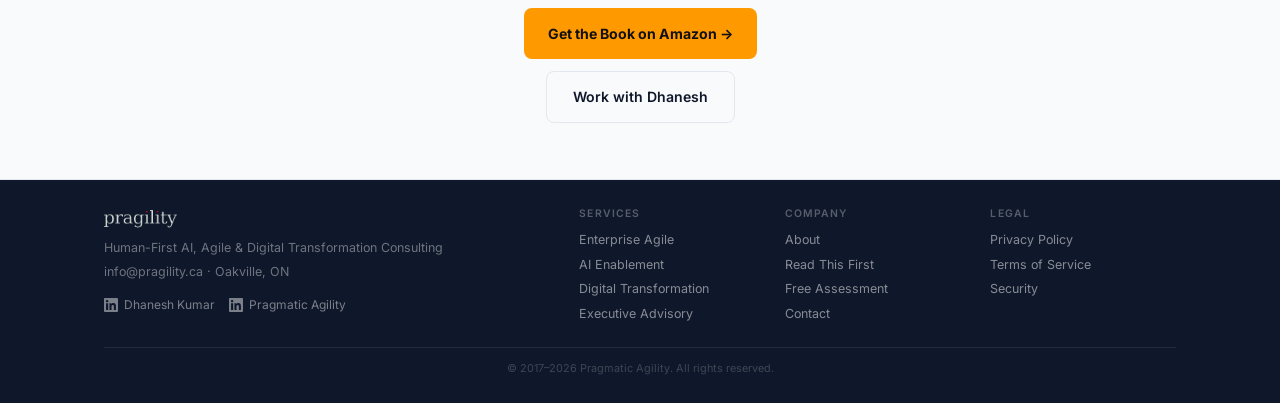
<file: book.html>
<!DOCTYPE html>
<html lang="en">
<head>
    <meta charset="UTF-8">
    <meta name="viewport" content="width=device-width, initial-scale=1.0">
    <meta http-equiv="X-Content-Type-Options" content="nosniff">
    <meta name="robots" content="index, follow">
    <link rel="canonical" href="https://pragility.ca/book.html">
    <link rel="icon" type="image/png" href="favicon.png">
    <title>Beyond Agile, Before AI — Build What's Worth Amplifying | Dhanesh Kumar</title>
    <meta name="description" content="A diagnosis of why well-resourced transformations stall and a practical framework for building the organizational conditions that make any methodology — and eventually any AI — worth deploying.">
    <link rel="preconnect" href="https://fonts.googleapis.com">
    <link rel="preconnect" href="https://fonts.gstatic.com" crossorigin>
    <link href="https://fonts.googleapis.com/css2?family=Inter:wght@300;400;500;600;700&family=Playfair+Display:wght@400;500;600;700&display=swap" rel="stylesheet">
    <link rel="stylesheet" href="styles.css">
    <style>
        /* Book page specific */
        .book-hero{padding:164px 0 80px;background:var(--navy);overflow:hidden;position:relative}
        body.bar-hidden .book-hero{padding-top:120px}
        .book-hero::after{content:'';position:absolute;inset:0;background:radial-gradient(ellipse 70% 80% at 80% 50%,rgba(202,138,4,0.08) 0%,transparent 70%);pointer-events:none}
        .book-hero-inner{max-width:var(--max-width);margin:0 auto;padding:0 24px;display:grid;grid-template-columns:300px 1fr;gap:72px;align-items:center;position:relative;z-index:1}
        .book-hero-cover img{width:300px;border-radius:10px;box-shadow:0 40px 80px rgba(0,0,0,0.5),0 10px 30px rgba(0,0,0,0.3)}
        .book-hero-content .book-eyebrow{color:var(--gold)}
        .book-hero-content h1{color:#fff;font-size:clamp(2.4rem,4.5vw,3.4rem);line-height:1.05;margin-bottom:8px}
        .book-hero-content h1 em{color:var(--gold);font-style:italic}
        .book-hero-subtitle{color:var(--gold);font-size:1.1rem;font-weight:600;font-style:italic;margin-bottom:24px;letter-spacing:.01em}
        .book-hero-desc{color:rgba(255,255,255,0.72);font-size:1rem;line-height:1.8;margin-bottom:32px;max-width:540px}
        .book-hero-actions{display:flex;flex-direction:column;gap:12px;margin-bottom:28px;align-items:flex-start}
        .book-hero-meta{display:flex;gap:20px;flex-wrap:wrap}
        .book-meta-item{display:flex;align-items:center;gap:6px;font-size:.78rem;color:rgba(255,255,255,0.4)}
        .book-meta-item strong{color:rgba(255,255,255,0.7);font-weight:600}

        /* About the book */
        .book-about{background:var(--bg)}
        .book-about-inner{max-width:740px;margin:0 auto;padding:0 24px;text-align:center}
        .book-about-inner h2{margin-bottom:16px}
        .book-about-inner p{font-size:1rem;line-height:1.85;color:var(--text-body);margin-bottom:16px}
        .book-problem{background:var(--bg-subtle);border-left:3px solid var(--gold);border-radius:0 8px 8px 0;padding:20px 24px;text-align:left;margin:28px 0}
        .book-problem p{font-size:.95rem;color:var(--text);font-weight:500;margin-bottom:0;line-height:1.7}

        /* What you'll discover */
        .book-discover{background:var(--bg-subtle);border-top:1px solid var(--border)}
        .discover-grid{display:grid;grid-template-columns:repeat(3,1fr);gap:20px;margin-top:32px}
        .discover-card{background:#fff;border:1px solid var(--border);border-radius:var(--radius);padding:24px;transition:all 0.2s}
        .discover-card:hover{border-color:var(--gold);box-shadow:var(--shadow-md)}
        .discover-num{font-size:.65rem;font-weight:700;color:var(--gold);text-transform:uppercase;letter-spacing:.12em;margin-bottom:8px}
        .discover-card h4{font-size:.95rem;color:var(--navy);margin-bottom:8px;line-height:1.3}
        .discover-card p{font-size:.82rem;color:var(--text-muted);line-height:1.55;margin-bottom:0}

        /* Who this is for */
        .book-for{background:var(--navy)}
        .book-for .section-inner{max-width:860px;margin:0 auto;padding:0 24px;text-align:center}
        .book-for h2{color:#fff}
        .book-for-desc{color:rgba(255,255,255,0.65);font-size:.95rem;margin-bottom:36px;line-height:1.8}
        .for-grid{display:grid;grid-template-columns:repeat(3,1fr);gap:14px;text-align:left}
        .for-item{background:rgba(255,255,255,0.06);border:1px solid rgba(255,255,255,0.1);border-radius:var(--radius);padding:18px}
        .for-item h4{color:#fff;font-size:.88rem;margin-bottom:5px}
        .for-item p{color:rgba(255,255,255,0.5);font-size:.78rem;margin-bottom:0;line-height:1.5}

        /* Author */
        .book-author-section{background:var(--bg)}
        .author-grid{display:grid;grid-template-columns:1fr 1.6fr;gap:56px;align-items:center}
        .author-img-wrap{display:flex;align-items:center;justify-content:center}
        .author-img-wrap img{width:280px;height:280px;object-fit:cover;border-radius:50%;display:block;box-shadow:0 16px 48px rgba(0,0,0,0.14),0 4px 16px rgba(0,0,0,0.08);border:4px solid var(--border)}
        .author-details .author-name{font-size:1.6rem;color:var(--navy);margin-bottom:4px}
        .author-title{font-size:.82rem;color:var(--gold);font-weight:600;text-transform:uppercase;letter-spacing:.08em;margin-bottom:20px}
        .author-details p{font-size:.9rem;color:var(--text-body);line-height:1.8;margin-bottom:14px}
        .author-stats{display:flex;gap:28px;margin-top:24px;padding-top:20px;border-top:1px solid var(--border);flex-wrap:wrap}
        .author-stat span{display:block;font-size:1.5rem;font-weight:700;color:var(--navy)}
        .author-stat small{font-size:.65rem;color:var(--text-muted);text-transform:uppercase;letter-spacing:.06em}

        /* Final CTA */
        .book-cta-section{background:var(--bg-subtle);border-top:1px solid var(--border);border-bottom:1px solid var(--border);text-align:center}
        .book-cta-inner{max-width:560px;margin:0 auto;padding:0 24px}
        .book-cta-inner h2{margin-bottom:12px}
        .book-cta-inner p{color:var(--text-body);margin-bottom:28px;font-size:.95rem;line-height:1.75}
        .book-cta-actions{display:flex;flex-direction:column;gap:12px;align-items:center}

        /* Responsive */
        @media(max-width:900px){
            .book-hero-inner{grid-template-columns:220px 1fr;gap:40px}
            .book-hero-cover img{width:220px}
            .discover-grid{grid-template-columns:repeat(2,1fr)}
            .for-grid{grid-template-columns:repeat(2,1fr)}
            .author-grid{grid-template-columns:1fr}
        }
        @media(max-width:600px){
            .book-hero{padding:134px 0 56px}
            body.bar-hidden .book-hero{padding-top:90px}
            .book-hero-inner{grid-template-columns:1fr;gap:32px;text-align:center}
            .book-hero-cover{text-align:center}
            .book-hero-cover img{width:200px;margin:0 auto}
            .book-hero-desc{margin-left:auto;margin-right:auto}
            .book-hero-actions{align-items:center}
            .book-hero-meta{justify-content:center}
            .discover-grid,.for-grid{grid-template-columns:1fr}

            .book-cta-actions{flex-direction:column;align-items:center}
        }
    </style>
</head>
<body>

<!-- ANNOUNCEMENT BAR -->
<div class="announce-bar" id="announceBar" role="banner">
    <div class="announce-inner">
        <span>📖 New Book: <strong>Beyond Agile, Before AI</strong> — Now Available on Amazon</span>
        <a href="https://mybook.to/BeyondAgileBeforeAI" target="_blank" rel="noopener" class="announce-cta">Get Your Copy →</a>
    </div>
    <button class="announce-close" id="announceClose" aria-label="Dismiss">×</button>
</div>

<nav class="nav" role="navigation" aria-label="Main">
    <div class="nav-inner">
        <a href="/" class="nav-logo"><img src="logos/pragility_nav_2x.png" alt="Pragility" height="32"></a>
        <div class="nav-links" id="navLinks">
            <a href="/#about" class="nav-link">About</a>
            <a href="/#services" class="nav-link">Services</a>
            <a href="/#assessment" class="nav-link">Free Assessment</a>
            <a href="/book.html" class="nav-link" style="color:var(--gold);font-weight:600">Read This First</a>
            <a href="/#contact" class="nav-link">Contact</a>
            <a href="https://calendly.com/coachdhaneshk" target="_blank" rel="noopener" class="nav-cta">Book a Call with the Author</a>
        </div>
        <button class="nav-toggle" id="navToggle" aria-label="Menu"><span></span><span></span><span></span></button>
    </div>
</nav>

<main>

<!-- BOOK HERO -->
<section class="book-hero" aria-label="Beyond Agile, Before AI">
    <div class="book-hero-inner">
        <div class="book-hero-cover">
            <img src="images/cover-front.jpg" alt="Beyond Agile, Before AI — book cover" loading="eager">
        </div>
        <div class="book-hero-content">
            <p class="book-eyebrow" style="display:inline-flex;align-items:center;gap:8px;font-size:.65rem;font-weight:700;color:var(--gold);text-transform:uppercase;letter-spacing:.12em;margin-bottom:14px"><span style="width:20px;height:2px;background:var(--gold);display:inline-block"></span>Now Available on Amazon · Business &amp; Leadership</p>
            <h1>Beyond Agile,<br><em>Before AI</em></h1>
            <p class="book-hero-subtitle">Build What's Worth Amplifying</p>
            <p class="book-hero-desc">A diagnosis of why well-resourced transformations stall — and a practical framework for building the organizational conditions that make any methodology, and eventually any AI, worth deploying.</p>
            <div class="book-hero-actions">
                <a href="https://mybook.to/BeyondAgileBeforeAI" target="_blank" rel="noopener" class="book-amazon-btn">Get the Book on Amazon →</a>
                <a href="https://calendly.com/coachdhaneshk" target="_blank" rel="noopener" class="btn-outline">Work with the Author</a>
            </div>
            <div class="book-hero-meta">
                <div class="book-meta-item"><strong>Author</strong> Dhanesh Kumar</div>
                <div class="book-meta-item"><strong>Category</strong> Business &amp; Leadership</div>
                <div class="book-meta-item"><strong>Publisher</strong> Amazon KDP</div>
            </div>
        </div>
    </div>
</section>

<!-- ABOUT THE BOOK -->
<section class="section book-about" aria-label="About the Book">
    <div class="book-about-inner">
        <p class="section-label">About the Book</p>
        <h2>Why Transformations Stall — and What Actually Fixes Them</h2>
        <p>Most organizations attempting transformation have everything they need on paper: executive sponsorship, allocated budget, capable people, and the right methodology. Yet the results rarely match the ambition. Sprints run. Frameworks launch. AI tools get purchased. And still — meaningful change doesn't take root.</p>
        <div class="book-problem">
            <p>"The problem isn't the methodology. The problem is that the organization wasn't built to sustain it. You can't amplify what isn't worth amplifying."</p>
        </div>
        <p><em>Beyond Agile, Before AI</em> is a clear-eyed diagnosis of why even well-resourced, well-intentioned transformations fail to stick — and a practical framework for building the organizational conditions that make lasting change possible. Not just for Agile. Not just for AI. For any methodology worth deploying.</p>
        <p>Written by Dhanesh Kumar, with 20+ years guiding enterprise transformations across banking, insurance, and technology, this book bridges the gap between theoretical frameworks and the messy, human reality of organizational change.</p>
    </div>
</section>

<!-- WHAT YOU'LL DISCOVER -->
<section class="section book-discover" aria-label="What You'll Discover">
    <div class="section-inner">
        <div class="section-header">
            <p class="section-label">Inside the Book</p>
            <h2>What You'll Discover</h2>
        </div>
        <div class="discover-grid">
            <div class="discover-card">
                <p class="discover-num">01</p>
                <h4>The Amplification Trap</h4>
                <p>Why AI and Agile accelerate dysfunction as much as they accelerate value — and how to recognize if your organization is in the trap.</p>
            </div>
            <div class="discover-card">
                <p class="discover-num">02</p>
                <h4>What's Actually Worth Amplifying</h4>
                <p>A diagnostic framework to assess the organizational conditions — culture, leadership, ways of working — that determine whether change sticks.</p>
            </div>
            <div class="discover-card">
                <p class="discover-num">03</p>
                <h4>Human-First Foundations</h4>
                <p>Why sustainable transformation begins with people, not platforms — and the specific leadership behaviours that create the conditions for change.</p>
            </div>
            <div class="discover-card">
                <p class="discover-num">04</p>
                <h4>Before You Go Agile</h4>
                <p>The organizational prerequisites that most Agile implementations skip — and what happens when you try to skip them.</p>
            </div>
            <div class="discover-card">
                <p class="discover-num">05</p>
                <h4>Before You Deploy AI</h4>
                <p>A readiness model for Human-First AI adoption — covering governance, literacy, trust, and the human-in-the-loop design patterns that make AI safe to scale.</p>
            </div>
            <div class="discover-card">
                <p class="discover-num">06</p>
                <h4>Building for Sustained Change</h4>
                <p>A practical roadmap for leaders who want lasting outcomes — not just initial adoption — from their transformation investments.</p>
            </div>
        </div>
    </div>
</section>

<!-- WHO THIS IS FOR -->
<section class="section book-for" aria-label="Who This Book Is For">
    <div class="section-inner">
        <p class="section-label" style="color:var(--gold)">Who This Book Is For</p>
        <h2>Written for Leaders at the Inflection Point</h2>
        <p class="book-for-desc">If you're responsible for organizational change — and frustrated that smart, well-funded efforts aren't producing durable results — this book was written for you.</p>
        <div class="for-grid">
            <div class="for-item">
                <h4>Executive Leaders</h4>
                <p>CEOs, COOs, and C-suite sponsors who own the transformation mandate and need to understand why methodology alone isn't enough.</p>
            </div>
            <div class="for-item">
                <h4>Transformation Leaders</h4>
                <p>CTOs, CDOs, and transformation officers navigating both Agile maturity and AI readiness at enterprise scale.</p>
            </div>
            <div class="for-item">
                <h4>Agile Coaches &amp; Consultants</h4>
                <p>Practitioners who've seen the patterns and want a shared language for the foundational work that makes frameworks succeed.</p>
            </div>
            <div class="for-item">
                <h4>HR &amp; People Leaders</h4>
                <p>Leaders responsible for culture, capability, and organizational design who want to understand the human side of transformation.</p>
            </div>
            <div class="for-item">
                <h4>Product &amp; Delivery Leaders</h4>
                <p>VPs of Product, Engineering, and Delivery who want their teams to move faster — but sustainably, not just busily.</p>
            </div>
            <div class="for-item">
                <h4>AI Strategy Leaders</h4>
                <p>Those building the business case for AI adoption and wondering why the organizational conditions aren't ready to support it.</p>
            </div>
        </div>
    </div>
</section>

<!-- ABOUT THE AUTHOR -->
<section class="section book-author-section" id="author" aria-label="About the Author">
    <div class="section-inner">
        <div class="author-grid">
            <div>
                <div class="author-img-wrap">
                    <img src="images/author-photo.jpg" alt="Dhanesh Kumar — Enterprise Transformation Advisor" loading="lazy">
                </div>
            </div>
            <div class="author-details">
                <p class="section-label">About the Author</p>
                <h2 class="author-name">Dhanesh Kumar</h2>
                <p class="author-title">Enterprise Transformation Advisor · Founder, Pragility</p>
                <p>Dhanesh Kumar is an Enterprise Transformation Advisor with over 20 years of experience helping organizations navigate complex change across banking, insurance, telecommunications, and technology sectors.</p>
                <p>As the founder of Pragility, Dhanesh works at the intersection of Human-First AI Enablement, Enterprise Agility, and Leadership Development — helping leaders build the organizational conditions that make transformation sustainable, not just started.</p>
                <p>His work is grounded in a simple belief: <strong>technology should serve people, not replace them.</strong> <em>Beyond Agile, Before AI</em> is a distillation of what he's learned guiding 500+ leaders and 50+ enterprise teams through the hardest parts of transformation.</p>
                <div class="author-stats">
                    <div class="author-stat"><span>20+</span><small>Years Experience</small></div>
                    <div class="author-stat"><span>500+</span><small>Leaders Coached</small></div>
                    <div class="author-stat"><span>50+</span><small>Enterprise Teams</small></div>
                </div>
                <a href="https://www.linkedin.com/in/coachdhanesh/" target="_blank" rel="noopener" class="author-linkedin-btn">
                    <svg width="16" height="16" viewBox="0 0 24 24" fill="currentColor"><path d="M20.447 20.452h-3.554v-5.569c0-1.328-.027-3.037-1.852-3.037-1.853 0-2.136 1.445-2.136 2.939v5.667H9.351V9h3.414v1.561h.046c.477-.9 1.637-1.85 3.37-1.85 3.601 0 4.267 2.37 4.267 5.455v6.286zM5.337 7.433c-1.144 0-2.063-.926-2.063-2.065 0-1.138.92-2.063 2.063-2.063 1.14 0 2.064.925 2.064 2.063 0 1.139-.925 2.065-2.064 2.065zm1.782 13.019H3.555V9h3.564v11.452zM22.225 0H1.771C.792 0 0 .774 0 1.729v20.542C0 23.227.792 24 1.771 24h20.451C23.2 24 24 23.227 24 22.271V1.729C24 .774 23.2 0 22.222 0h.003z"/></svg>
                    Connect on LinkedIn
                </a>
            </div>
        </div>
    </div>
</section>

<!-- TESTIMONIALS -->
<section style="background:var(--navy);padding:80px 0" aria-label="What People Are Saying">
  <div style="max-width:var(--max-width);margin:0 auto;padding:0 24px">

    <p style="text-align:center;color:var(--gold);font-size:.65rem;font-weight:700;letter-spacing:.15em;text-transform:uppercase;font-family:var(--font);margin-bottom:12px">What People Are Saying</p>
    <h2 style="text-align:center;color:#fff;font-size:clamp(1.8rem,3vw,2.6rem);font-weight:700;margin-bottom:64px;line-height:1.2;font-family:var(--font)">The Response Has Been <em style="color:var(--gold);font-style:italic">Humbling</em></h2>

    <!-- Featured: photo + foreword quote -->
    <div style="display:flex;gap:56px;align-items:center;margin-bottom:64px;flex-wrap:wrap">
      <div style="flex:1;min-width:260px;max-width:440px">
        <img src="images/aina-signing.jpg" alt="Dhanesh Kumar signing Beyond Agile, Before AI for Aina Aliieva" style="width:100%;border-radius:10px;box-shadow:0 24px 64px rgba(0,0,0,0.5);display:block">
      </div>
      <div style="flex:1;min-width:280px">
        <div style="width:48px;height:3px;background:var(--gold);margin-bottom:28px"></div>
        <p style="color:#fff;font-family:Georgia,serif;font-style:italic;font-size:clamp(1.1rem,2vw,1.5rem);line-height:1.65;margin-bottom:24px">&ldquo;Dhanesh has lived every word he wrote. His ideas were shaped through years of working with organizations, asking precise questions, and supporting leaders in creating the conditions for meaningful transformation.&rdquo;</p>
        <p style="color:var(--gold);font-family:var(--font);font-size:.95rem;font-weight:700;margin-bottom:4px">Aina Aliieva</p>
        <p style="color:rgba(255,255,255,0.55);font-family:var(--font);font-size:.8rem;line-height:1.6">Agile &amp; Portfolio Global Transformation Leader<br>Forbes Coaches Council &middot; Foreword Author</p>
      </div>
    </div>

    <!-- Divider -->
    <div style="width:100%;height:1px;background:rgba(202,138,4,0.2);margin-bottom:56px"></div>

    <!-- Quote cards -->
    <div style="display:grid;grid-template-columns:repeat(auto-fit,minmax(280px,1fr));gap:24px;margin-bottom:56px">

      <div style="background:rgba(255,255,255,0.04);border:1px solid rgba(202,138,4,0.18);border-radius:8px;padding:36px">
        <p style="color:var(--gold);font-size:3rem;font-family:Georgia,serif;line-height:1;margin-bottom:16px;opacity:0.4">&ldquo;</p>
        <p style="color:#fff;font-family:Georgia,serif;font-style:italic;font-size:1.05rem;line-height:1.7;margin-bottom:24px">Cut the noise of frameworks and focus on building what&rsquo;s worth amplifying.</p>
        <div style="width:36px;height:2px;background:var(--gold);margin-bottom:16px"></div>
        <p style="color:var(--gold);font-family:var(--font);font-size:.85rem;font-weight:700;margin-bottom:4px">iEzData LLC</p>
        <p style="color:rgba(255,255,255,0.45);font-family:var(--font);font-size:.75rem">Making the book available to their entire agile team</p>
      </div>

      <div style="background:rgba(255,255,255,0.04);border:1px solid rgba(202,138,4,0.18);border-radius:8px;padding:36px">
        <p style="color:var(--gold);font-size:3rem;font-family:Georgia,serif;line-height:1;margin-bottom:16px;opacity:0.4">&ldquo;</p>
        <p style="color:#fff;font-family:Georgia,serif;font-style:italic;font-size:1.05rem;line-height:1.7;margin-bottom:24px">That level of honesty is so refreshing and needed in our industry. I can&rsquo;t wait to learn from these hard-won insights.</p>
        <div style="width:36px;height:2px;background:var(--gold);margin-bottom:16px"></div>
        <p style="color:var(--gold);font-family:var(--font);font-size:.85rem;font-weight:700;margin-bottom:4px">Syed Almaas</p>
        <p style="color:rgba(255,255,255,0.45);font-family:var(--font);font-size:.75rem">Founder, LEHAR AI &middot; Writer, The Daily Token</p>
      </div>

      <div style="background:rgba(255,255,255,0.04);border:1px solid rgba(202,138,4,0.18);border-radius:8px;padding:36px">
        <p style="color:var(--gold);font-size:3rem;font-family:Georgia,serif;line-height:1;margin-bottom:16px;opacity:0.4">&ldquo;</p>
        <p style="color:#fff;font-family:Georgia,serif;font-style:italic;font-size:1.05rem;line-height:1.7;margin-bottom:24px">It advances the field by filling a gap that practitioners have long recognized but lacked a structured framework to address.</p>
        <div style="width:36px;height:2px;background:var(--gold);margin-bottom:16px"></div>
        <p style="color:var(--gold);font-family:var(--font);font-size:.85rem;font-weight:700;margin-bottom:4px">Aina Aliieva</p>
        <p style="color:rgba(255,255,255,0.45);font-family:var(--font);font-size:.75rem">From the Foreword</p>
      </div>

    </div>

    <div style="text-align:center">
      <a href="https://mybook.to/BeyondAgileBeforeAI" target="_blank" rel="noopener" class="book-amazon-btn">Get the Book on Amazon &rarr;</a>
    </div>

  </div>
</section>

<!-- FINAL CTA -->
<section class="section book-cta-section" aria-label="Get the Book">
    <div class="book-cta-inner">
        <p class="section-label">Get Your Copy</p>
        <h2>Build What's Worth Amplifying</h2>
        <p>Available now on Amazon. Start building the organizational conditions that make every methodology — and every AI investment — actually deliver.</p>
        <div class="book-cta-actions">
            <a href="https://mybook.to/BeyondAgileBeforeAI" target="_blank" rel="noopener" class="book-amazon-btn">Get the Book on Amazon →</a>
            <a href="https://calendly.com/coachdhaneshk" target="_blank" rel="noopener" class="btn-secondary">Work with Dhanesh</a>
        </div>
    </div>
</section>

</main>

<footer class="footer" role="contentinfo">
    <div class="section-inner">
        <div class="footer-grid">
            <div class="footer-brand">
                <img src="logos/pragility_footer_2x_white.png" alt="Pragility" height="22" style="margin-bottom:8px">
                <p>Human-First AI, Agile &amp; Digital Transformation Consulting</p>
                <p class="footer-contact"><a href="mailto:info@pragility.ca">info@pragility.ca</a> · Oakville, ON</p>
                <div class="footer-social">
                    <a href="https://www.linkedin.com/in/coachdhanesh/" target="_blank" rel="noopener" class="footer-social-link" aria-label="Dhanesh Kumar on LinkedIn">
                        <svg width="14" height="14" viewBox="0 0 24 24" fill="currentColor"><path d="M20.447 20.452h-3.554v-5.569c0-1.328-.027-3.037-1.852-3.037-1.853 0-2.136 1.445-2.136 2.939v5.667H9.351V9h3.414v1.561h.046c.477-.9 1.637-1.85 3.37-1.85 3.601 0 4.267 2.37 4.267 5.455v6.286zM5.337 7.433c-1.144 0-2.063-.926-2.063-2.065 0-1.138.92-2.063 2.063-2.063 1.14 0 2.064.925 2.064 2.063 0 1.139-.925 2.065-2.064 2.065zm1.782 13.019H3.555V9h3.564v11.452zM22.225 0H1.771C.792 0 0 .774 0 1.729v20.542C0 23.227.792 24 1.771 24h20.451C23.2 24 24 23.227 24 22.271V1.729C24 .774 23.2 0 22.222 0h.003z"/></svg>
                        Dhanesh Kumar
                    </a>
                    <a href="https://www.linkedin.com/company/pragmatic-agility/" target="_blank" rel="noopener" class="footer-social-link" aria-label="Pragmatic Agility on LinkedIn">
                        <svg width="14" height="14" viewBox="0 0 24 24" fill="currentColor"><path d="M20.447 20.452h-3.554v-5.569c0-1.328-.027-3.037-1.852-3.037-1.853 0-2.136 1.445-2.136 2.939v5.667H9.351V9h3.414v1.561h.046c.477-.9 1.637-1.85 3.37-1.85 3.601 0 4.267 2.37 4.267 5.455v6.286zM5.337 7.433c-1.144 0-2.063-.926-2.063-2.065 0-1.138.92-2.063 2.063-2.063 1.14 0 2.064.925 2.064 2.063 0 1.139-.925 2.065-2.064 2.065zm1.782 13.019H3.555V9h3.564v11.452zM22.225 0H1.771C.792 0 0 .774 0 1.729v20.542C0 23.227.792 24 1.771 24h20.451C23.2 24 24 23.227 24 22.271V1.729C24 .774 23.2 0 22.222 0h.003z"/></svg>
                        Pragmatic Agility
                    </a>
                </div>
            </div>
            <div class="footer-links">
                <div class="footer-col"><h4>Services</h4><a href="/#services">Enterprise Agile</a><a href="/#ai-enablement">AI Enablement</a><a href="/#services">Digital Transformation</a><a href="/#services">Executive Advisory</a></div>
                <div class="footer-col"><h4>Company</h4><a href="/#about">About</a><a href="/book.html">Read This First</a><a href="/#assessment">Free Assessment</a><a href="/#contact">Contact</a></div>
                <div class="footer-col"><h4>Legal</h4><a href="/privacy-policy.html">Privacy Policy</a><a href="/terms-of-service.html">Terms of Service</a><a href="/security.html">Security</a></div>
            </div>
        </div>
        <div class="footer-bottom"><p>&copy; 2017–2026 Pragmatic Agility. All rights reserved.</p></div>
    </div>
</footer>

<script>
(function(){
    var toggle=document.getElementById('navToggle');
    var links=document.getElementById('navLinks');
    if(toggle&&links){
        toggle.addEventListener('click',function(){links.classList.toggle('open');toggle.classList.toggle('active');});
        links.querySelectorAll('a').forEach(function(a){a.addEventListener('click',function(){links.classList.remove('open');toggle.classList.remove('active');});});
    }
    // Announcement bar dismiss
    var announceClose=document.getElementById('announceClose');
    if(announceClose){
        try{if(sessionStorage.getItem('barDismissed')==='1'){document.body.classList.add('bar-hidden');}}catch(e){}
        announceClose.addEventListener('click',function(){
            document.body.classList.add('bar-hidden');
            try{sessionStorage.setItem('barDismissed','1');}catch(e){}
        });
    }
})();
</script>
</body>
</html>
</file>
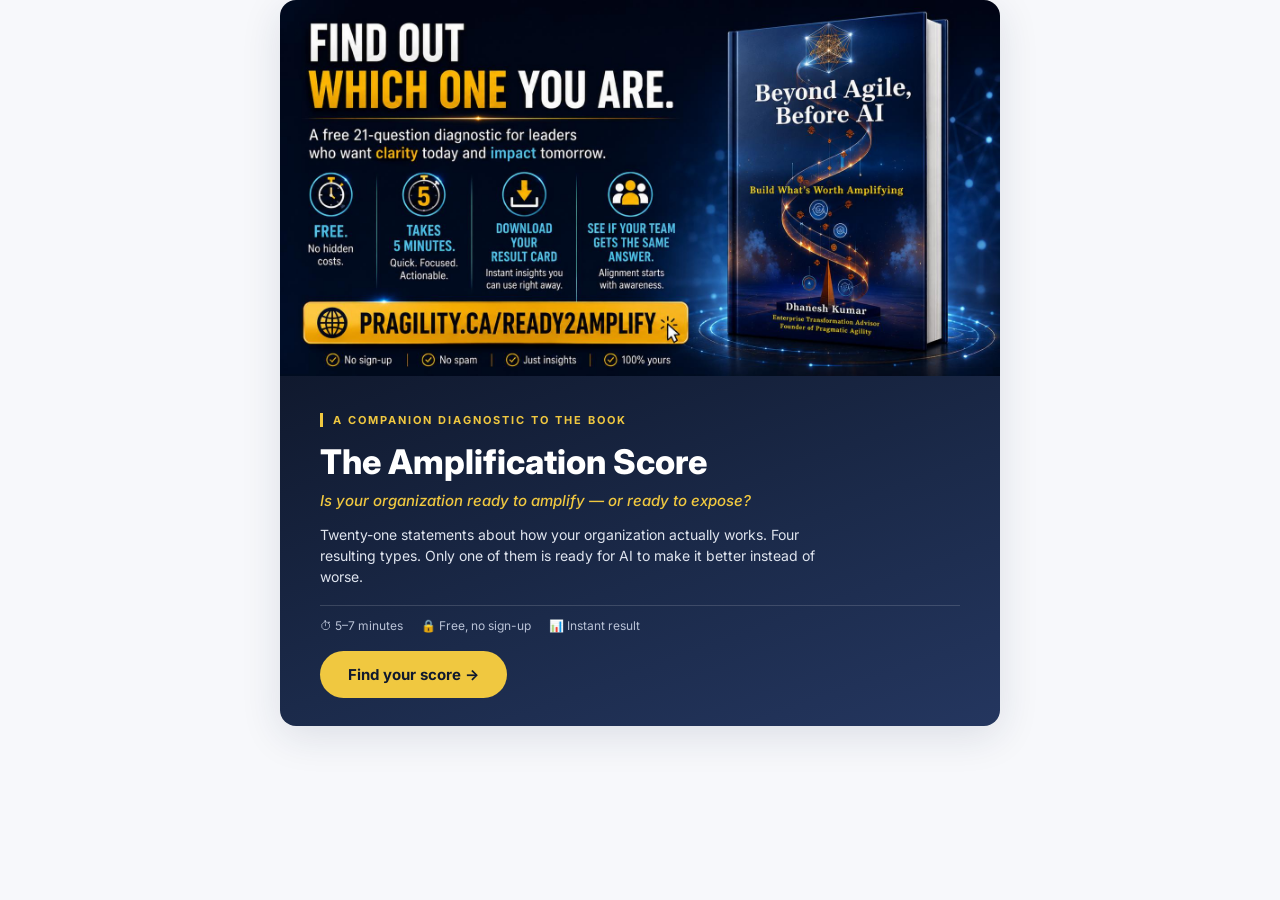
<file: ready2amplify.html>
<!DOCTYPE html>
<html lang="en">
<head>
<meta charset="UTF-8">
<meta name="viewport" content="width=device-width, initial-scale=1.0">
<title>The Amplification Score | Pragility</title>
<meta name="description" content="21 statements. 4 types. Find out whether your organization is ready to amplify with AI, or ready to expose what's underneath. A free companion diagnostic to Beyond Agile, Before AI.">
<link rel="canonical" href="https://pragility.ca/ready2amplify.html">
<meta property="og:type" content="website">
<meta property="og:url" content="https://pragility.ca/ready2amplify.html">
<meta property="og:title" content="The Amplification Score — Is your organization ready to amplify?">
<meta property="og:description" content="21 statements. 4 types. Only one is ready for AI to make it better instead of worse. Free, instant, no sign-up.">
<meta property="og:image" content="https://pragility.ca/images/amplification-score-og.jpg">
<meta property="og:image:width" content="1200">
<meta property="og:image:height" content="630">
<meta name="twitter:card" content="summary_large_image">
<meta name="twitter:title" content="The Amplification Score — Is your organization ready to amplify?">
<meta name="twitter:description" content="21 statements. 4 types. Only one is ready for AI to make it better instead of worse. Free, instant, no sign-up.">
<meta name="twitter:image" content="https://pragility.ca/images/amplification-score-og.jpg">
<link rel="preconnect" href="https://fonts.googleapis.com">
<link href="https://fonts.googleapis.com/css2?family=Inter:wght@400;500;600;700;800&display=swap" rel="stylesheet">
<style>
  :root{
    --navy:#1B2A4A;
    --navy-dark:#10192e;
    --navy-light:#24365f;
    --gold:#C9A227;
    --gold-light:#F0C840;
    --ink:#1a1a1a;
    --muted:#5b6478;
    --bg:#f7f8fb;
    --line:#e4e7ee;
  }
  *{box-sizing:border-box;}
  html,body{margin:0;padding:0;}
  body{
    font-family:'Inter',-apple-system,BlinkMacSystemFont,'Segoe UI',Roboto,sans-serif;
    background:var(--bg);
    color:var(--ink);
    -webkit-font-smoothing:antialiased;
  }
  .page-card{
    max-width:720px;
    margin:0 auto;
    border-radius:16px;
    box-shadow:0 10px 40px rgba(27,42,74,0.12);
    overflow:hidden;
  }
  .hero-banner{
    display:block;width:100%;padding:0;border:none;cursor:pointer;
    background:none;line-height:0;overflow:hidden;
    max-height:clamp(90px,32vh,220px); /* sane default until JS measures exact space */
  }
  .hero-banner.hidden{display:none;}
  .hero-banner img{width:100%;height:auto;display:block;object-fit:cover;object-position:center top;transition:opacity .15s ease;}
  .hero-banner:hover img{opacity:0.94;}
  #amp-score-widget{
    background:#fff;
    position:relative;
  }
  .screen{display:none;}
  .screen.active{display:block;}

  /* ---------- INTRO ---------- */
  #screen-intro{
    background:linear-gradient(160deg,var(--navy-dark) 0%,var(--navy) 55%,var(--navy-light) 100%);
    color:#fff;
    padding:32px 40px 28px;
    text-align:left;
  }
  .kicker{
    display:inline-flex;align-items:center;gap:8px;
    color:var(--gold-light);letter-spacing:2px;font-size:11px;font-weight:700;
    text-transform:uppercase;border-left:3px solid var(--gold-light);padding-left:10px;
    margin-bottom:16px;
  }
  #screen-intro h1{
    font-size:clamp(24px,4.2vw,34px);line-height:1.12;margin:0 0 10px 0;font-weight:800;
  }
  #screen-intro .sub{color:var(--gold-light);font-size:15px;font-style:italic;margin-bottom:14px;font-weight:500;}
  #screen-intro p{font-size:14px;line-height:1.5;color:#dfe4ee;max-width:520px;margin:0 0 18px 0;}
  .meta-row{
    display:flex;gap:18px;flex-wrap:wrap;font-size:12px;color:#b9c2d6;
    border-top:1px solid rgba(255,255,255,0.15);padding-top:12px;margin-bottom:18px;
  }
  .meta-row span{display:flex;align-items:center;gap:6px;}
  .btn{
    appearance:none;border:none;cursor:pointer;font-family:inherit;font-weight:700;
    font-size:15px;padding:14px 28px;border-radius:50px;transition:transform .15s ease, box-shadow .15s ease;
  }
  .btn-primary{background:var(--gold-light);color:var(--navy-dark);}
  .btn-primary:hover{transform:translateY(-2px);box-shadow:0 8px 20px rgba(240,200,64,0.35);}
  .btn-ghost{background:transparent;border:1.5px solid rgba(255,255,255,0.35);color:#fff;}
  .btn-ghost:hover{background:rgba(255,255,255,0.08);}
  .btn-dark{background:var(--navy);color:#fff;}
  .btn-dark:hover{transform:translateY(-2px);box-shadow:0 8px 20px rgba(27,42,74,0.3);}

  /* ---------- QUIZ ---------- */
  #screen-quiz{padding:28px 40px 24px;}
  .progress-wrap{margin-bottom:18px;}
  .progress-top{display:flex;justify-content:space-between;font-size:12px;color:var(--muted);margin-bottom:8px;font-weight:600;letter-spacing:.3px;}
  .progress-top .group-label{color:var(--gold);text-transform:uppercase;letter-spacing:1px;}
  .progress-bar{height:6px;background:var(--line);border-radius:4px;overflow:hidden;}
  .progress-fill{height:100%;background:linear-gradient(90deg,var(--gold),var(--gold-light));border-radius:4px;transition:width .35s ease;}
  .q-text{font-size:clamp(17px,2.6vw,21px);font-weight:700;line-height:1.35;color:var(--navy);margin:6px 0 18px 0;min-height:auto;}
  .scale{display:flex;flex-direction:column;gap:8px;}
  .scale-btn{
    display:flex;align-items:center;justify-content:space-between;
    padding:11px 16px;border:1.5px solid var(--line);border-radius:12px;
    background:#fff;cursor:pointer;font-size:14px;font-weight:600;color:var(--ink);
    transition:all .15s ease;text-align:left;
  }
  .scale-btn .dot{
    width:20px;height:20px;border-radius:50%;border:2px solid #c7cde0;flex-shrink:0;margin-right:14px;
    transition:all .15s ease;
  }
  .scale-btn-inner{display:flex;align-items:center;}
  .scale-btn:hover{border-color:var(--gold);background:#fffdf5;}
  .scale-btn.selected{border-color:var(--gold);background:#fdf7e6;}
  .scale-btn.selected .dot{border-color:var(--gold);background:var(--gold);box-shadow:inset 0 0 0 3px #fff;}
  .quiz-footer{display:flex;justify-content:space-between;align-items:center;margin-top:18px;}
  .link-btn{background:none;border:none;color:var(--muted);font-weight:600;font-size:14px;cursor:pointer;font-family:inherit;padding:6px 0;}
  .link-btn:hover{color:var(--navy);}
  .link-btn:disabled{opacity:0.35;cursor:default;}
  .link-btn:disabled:hover{color:var(--muted);}

  /* ---------- CAPTURE ---------- */
  #screen-capture{
    background:linear-gradient(160deg,var(--navy-dark) 0%,var(--navy) 55%,var(--navy-light) 100%);
    color:#fff; padding:32px 40px 28px;
  }
  .capture-inner{max-width:460px;}
  .capture-title{font-size:26px; font-weight:800; margin:14px 0 10px 0;}
  .capture-sub{font-size:14px; line-height:1.6; color:#dfe4ee; margin:0 0 26px 0; max-width:480px;}
  .field-label{display:block; font-size:12.5px; font-weight:700; color:#dfe4ee; margin:16px 0 6px 0;}
  .field-label span{font-weight:500; color:#9aa5bd;}
  .field-input{
    width:100%; padding:12px 14px; border-radius:10px; border:1.5px solid rgba(255,255,255,0.25);
    background:rgba(255,255,255,0.08); color:#fff; font-size:15px; font-family:inherit;
  }
  .field-input::placeholder{color:#8b96b3;}
  .field-input:focus{outline:none; border-color:var(--gold-light); background:rgba(255,255,255,0.12);}
  .field-error{color:#ff9b9b; font-size:13px; margin-top:10px;}
  .capture-privacy{font-size:11.5px; color:#9aa5bd; margin-top:16px; text-align:center;}

  /* ---------- RESULT ---------- */
  #screen-result{padding:0;}
  .result-hero{
    background:linear-gradient(160deg,var(--navy-dark) 0%,var(--navy) 60%,var(--navy-light) 100%);
    color:#fff;padding:40px 44px 32px;
  }
  .result-icon-badge{
    width:96px;height:96px;border-radius:50%;
    background:rgba(240,200,64,0.14);border:1.5px solid var(--gold-light);
    color:var(--gold-light);display:flex;align-items:center;justify-content:center;
    padding:6px;margin-bottom:18px;overflow:hidden;
  }
  .result-icon-badge svg,.result-icon-badge img{width:100%;height:100%;display:block;}
  .name-line{font-size:15px;color:#dfe4ee;margin-bottom:2px;}
  .name-line b{color:#fff;font-weight:800;font-size:17px;}
  .format-tabs{display:flex;gap:18px;padding:0 44px;margin-top:-4px;margin-bottom:14px;border-bottom:1px solid var(--line);}
  .format-tab{background:none;border:none;font-family:inherit;font-size:13px;font-weight:700;color:var(--muted);padding:0 0 10px 0;cursor:pointer;border-bottom:2px solid transparent;margin-bottom:-1px;}
  .format-tab.active{color:var(--navy);border-color:var(--gold);}
  .format-tab:hover{color:var(--navy);}
  .share-row{display:flex;gap:14px;align-items:center;flex-wrap:wrap;padding:0 44px 40px;margin-top:-4px;}
  .share-row .share-label{font-size:12px;color:var(--muted);font-weight:600;}
  .share-link{
    display:inline-flex;align-items:center;justify-content:center;width:34px;height:34px;
    border-radius:50%;border:1.5px solid var(--line);color:var(--muted);text-decoration:none;
    font-size:13px;font-weight:700;transition:all .15s ease;
  }
  .share-link:hover{border-color:var(--gold);color:var(--navy);background:#fdf7e6;}
  .result-hero .range-label{color:var(--gold-light);font-size:11px;letter-spacing:2px;text-transform:uppercase;font-weight:700;margin-bottom:10px;}
  .result-hero h2{font-size:clamp(26px,4.5vw,34px);margin:0 0 8px 0;font-weight:800;}
  .result-hero .tagline{font-style:italic;color:#e7ecf6;font-size:15px;margin:0 0 20px 0;}
  .score-num{font-size:13px;color:#b9c2d6;}
  .score-num b{color:#fff;font-size:16px;}

  .gauge{position:relative;height:10px;border-radius:6px;overflow:hidden;display:flex;margin-top:18px;}
  .gauge div{height:100%;}
  .gauge .seg1{background:#8a5a5a;flex:19;}
  .gauge .seg2{background:#b98a3f;flex:20;}
  .gauge .seg3{background:#7a9a5f;flex:20;}
  .gauge .seg4{background:var(--gold-light);flex:25;}
  .gauge-marker{
    position:absolute;top:-6px;width:3px;height:22px;background:#fff;border-radius:2px;
    box-shadow:0 0 0 2px var(--navy-dark);
  }

  .result-body{padding:32px 44px 12px;}
  .result-body p{font-size:15px;line-height:1.65;color:#333;margin:0 0 16px 0;}
  .callout-box{
    background:#f6f2e2;border-left:4px solid var(--gold);padding:14px 18px;border-radius:0 8px 8px 0;
    font-size:14px;line-height:1.55;margin:18px 0;
  }
  .callout-box b{color:var(--navy);}
  .cta-box{
    background:#eef1f7;border-left:4px solid var(--navy);padding:14px 18px;border-radius:0 8px 8px 0;
    font-size:14px;line-height:1.55;margin:18px 0 28px 0;
  }
  .cta-row{display:flex;gap:12px;flex-wrap:wrap;padding:0 44px 40px;}
  .types-mini{padding:8px 44px 40px;border-top:1px solid var(--line);margin-top:8px;}
  .types-mini .mini-title{font-size:12px;text-transform:uppercase;letter-spacing:1px;color:var(--muted);font-weight:700;margin:22px 0 14px 0;}
  .mini-grid{display:grid;grid-template-columns:repeat(4,1fr);gap:10px;}
  .mini-card{border:1.5px solid var(--line);border-radius:10px;padding:14px 10px 12px;text-align:center;font-size:11.5px;font-weight:700;color:var(--muted);}
  .mini-card.current{border-color:var(--gold);background:#fdf7e6;color:var(--navy);}
  .mini-card .r{display:block;font-size:9.5px;color:var(--muted);font-weight:600;margin-top:4px;}
  .mini-card-icon{width:30px;height:30px;margin:0 auto 8px;color:#aeb4c2;}
  .mini-card-icon svg,.mini-card-icon img{width:100%;height:100%;display:block;border-radius:50%;}
  .mini-card-icon img{filter:grayscale(1) opacity(0.5);transition:filter 0.15s;}
  .mini-card.current .mini-card-icon{color:var(--gold);}
  .mini-card.current .mini-card-icon img{filter:none;}

  @media (max-width:600px){
    #screen-intro,#screen-quiz,#screen-capture{padding:24px 22px 22px;}
    .result-hero,.result-body{padding-left:24px;padding-right:24px;}
    .cta-row{padding-left:24px;padding-right:24px;}
    .types-mini{padding-left:24px;padding-right:24px;}
    .mini-grid{grid-template-columns:repeat(2,1fr);}
  }
</style>
</head>
<body>

<div class="page-card">

  <button class="hero-banner" type="button" onclick="ampScore.start()" aria-label="Start the Amplification Score quiz">
    <img src="images/amplification-score-hero.jpg" alt="Find out which one you are — The Amplification Score, a free 21-question diagnostic for leaders who want clarity today and impact tomorrow.">
  </button>

<div id="amp-score-widget">

  <!-- INTRO -->
  <section id="screen-intro" class="screen active">
    <div class="kicker">A Companion Diagnostic to the Book</div>
    <h1>The Amplification Score</h1>
    <div class="sub">Is your organization ready to amplify — or ready to expose?</div>
    <p>Twenty-one statements about how your organization actually works. Four resulting types.
      Only one of them is ready for AI to make it better instead of worse.</p>
    <div class="meta-row">
      <span>⏱ 5–7 minutes</span>
      <span>🔒 Free, no sign-up</span>
      <span>📊 Instant result</span>
    </div>
    <button class="btn btn-primary" onclick="ampScore.start()">Find your score →</button>
  </section>

  <!-- QUIZ -->
  <section id="screen-quiz" class="screen">
    <div class="progress-wrap">
      <div class="progress-top">
        <span class="group-label" id="group-label">Clarity &amp; Decision Velocity</span>
        <span id="progress-count">Question 1 of 21</span>
      </div>
      <div class="progress-bar"><div class="progress-fill" id="progress-fill" style="width:4.7%"></div></div>
    </div>
    <div class="q-text" id="q-text">Loading…</div>
    <div class="scale" id="scale"></div>
    <div class="quiz-footer">
      <button class="link-btn" id="back-btn" onclick="ampScore.back()">← Back</button>
      <button class="link-btn" id="skip-hint" disabled>Select an answer to continue</button>
    </div>
  </section>

  <!-- CAPTURE -->
  <section id="screen-capture" class="screen">
    <div class="capture-inner">
      <div class="kicker" style="color:var(--gold-light);border-color:var(--gold-light);">Your result is ready</div>
      <h2 class="capture-title">Where should I send a copy?</h2>
      <p class="capture-sub">You'll see your full result on the next screen. Email and WhatsApp are optional — I'll only use them to send you a copy.</p>
      <label class="field-label" for="cap-name">First name</label>
      <input type="text" id="cap-name" class="field-input" placeholder="Your first name" autocomplete="given-name">
      <label class="field-label" for="cap-email">Email <span>(optional)</span></label>
      <input type="email" id="cap-email" class="field-input" placeholder="you@company.com" autocomplete="email">
      <label class="field-label" for="cap-whatsapp">WhatsApp number <span>(optional)</span></label>
      <input type="tel" id="cap-whatsapp" class="field-input" placeholder="+1 555 555 5555" autocomplete="tel">
      <div id="cap-error" class="field-error" style="display:none;">Enter your first name to continue.</div>
      <button class="btn btn-primary" style="width:100%;margin-top:10px;" onclick="ampScore.submitCapture()">Show my result →</button>
      <div class="capture-privacy">No spam. Unsubscribe from anything I send in one click.</div>
    </div>
  </section>

  <!-- RESULT -->
  <section id="screen-result" class="screen">
    <div class="result-hero">
      <div class="result-icon-badge" id="res-icon"></div>
      <div class="range-label" id="res-range">SCORE 21–40</div>
      <div class="name-line" id="res-nameline"></div>
      <h2 id="res-name">The Ceremony Performer</h2>
      <div class="tagline" id="res-tag">"We do all the ceremonies. Why doesn't it feel like it's working?"</div>
      <div class="score-num">Your score: <b id="res-score">0</b> / 105</div>
      <div class="gauge">
        <div class="seg1"></div><div class="seg2"></div><div class="seg3"></div><div class="seg4"></div>
        <div class="gauge-marker" id="gauge-marker" style="left:0%"></div>
      </div>
    </div>
    <div class="result-body">
      <p id="res-desc"></p>
      <div class="callout-box" id="res-youif"></div>
      <div class="cta-box" id="res-week"></div>
    </div>
    <div class="cta-row">
      <a class="btn btn-dark" href="https://pragility.ca/book.html" target="_top">Read the book →</a>
      <a class="btn btn-primary" href="https://calendly.com/coachdhaneshk" target="_top">Book a call with Dhanesh →</a>
      <button class="btn btn-ghost" style="color:var(--navy);border-color:var(--navy)" onclick="ampScore.restart()">Retake</button>
    </div>
    <div class="format-tabs">
      <button class="format-tab active" data-format="square" onclick="ampScore.setFormat('square')">Square</button>
      <button class="format-tab" data-format="landscape" onclick="ampScore.setFormat('landscape')">Landscape</button>
      <button class="format-tab" data-format="story" onclick="ampScore.setFormat('story')">Story</button>
    </div>
    <div class="share-row">
      <button class="btn btn-ghost" style="color:var(--navy);border-color:var(--line)" id="download-btn" onclick="ampScore.downloadCard()">⬇ Download my result</button>
      <button class="btn btn-ghost" style="color:var(--navy);border-color:var(--line)" id="copy-btn" onclick="ampScore.copyImage()">⧉ Copy image</button>
      <span class="share-label">Share:</span>
      <a class="share-link" id="share-linkedin" href="#" target="_blank" rel="noopener" aria-label="Share on LinkedIn">in</a>
      <a class="share-link" id="share-x" href="#" target="_blank" rel="noopener" aria-label="Share on X">𝕏</a>
    </div>
    <canvas id="card-canvas" width="1080" height="1080" style="display:none;"></canvas>
    <div class="types-mini">
      <div class="mini-title">The four types</div>
      <div class="mini-grid" id="mini-grid"></div>
    </div>
  </section>

</div>

</div>

<script>
(function(){

  var STATEMENTS = [
    {g:"Clarity & Decision Velocity", t:"If I stopped ten people across three levels of my organization and asked them our single top priority, their answers would match."},
    {g:"Clarity & Decision Velocity", t:"I can name the other funded initiative that competes hardest for the same time and budget as our stated top priority."},
    {g:"Clarity & Decision Velocity", t:"I can name the slowest decision made here last quarter, and explain exactly why it took that long."},
    {g:"Clarity & Decision Velocity", t:"When strategy is translated from leadership down to delivery teams, it survives the trip — it doesn't quietly become something else."},
    {g:"Clarity & Decision Velocity", t:"For the decisions my team makes every week, there is a clear owner and a threshold below which we don't need to ask permission."},

    {g:"Trust & Psychological Safety", t:"What people say about how things really work here in private matches what they say out loud in the room."},
    {g:"Trust & Psychological Safety", t:"Our psychological safety doesn't depend on one particular person being in the room."},
    {g:"Trust & Psychological Safety", t:"When someone raises a concern or bad news, it reaches the top without being softened at each layer."},
    {g:"Trust & Psychological Safety", t:"People here consistently keep the small commitments they make to each other."},
    {g:"Trust & Psychological Safety", t:"Leadership has a real, stated plan for what happens if this change turns out to be wrong."},

    {g:"Participation, Alignment & Ceremony", t:"Before a change is announced, the people most affected by it have already helped shape it."},
    {g:"Participation, Alignment & Ceremony", t:"Leadership has a direct conversation with affected people before a transformation is finalized, not after."},
    {g:"Participation, Alignment & Ceremony", t:"We have an explicit “stop doing” list — not just a growing list of things to start."},
    {g:"Participation, Alignment & Ceremony", t:"Each of our Agile ceremonies (standups, retros, planning) produces the value it's meant to; none of them are theater."},
    {g:"Participation, Alignment & Ceremony", t:"Executives and the people doing the work would put the same completion percentage on this quarter's key project."},
    {g:"Participation, Alignment & Ceremony", t:"Misalignment among our leaders gets resolved at the top — it doesn't arrive at teams disguised as an execution problem."},

    {g:"AI Readiness & Amplification", t:"Most people at every level here have real AI literacy, not just exposure to a tool."},
    {g:"AI Readiness & Amplification", t:"We treat AI output as a first draft for human judgment, never as the decision itself."},
    {g:"AI Readiness & Amplification", t:"We've reviewed our AI use for equity and ethical risk, not only for efficiency gained."},
    {g:"AI Readiness & Amplification", t:"Feedback about what's actually happening reaches decision-makers fast enough for them to act on it."},
    {g:"AI Readiness & Amplification", t:"If I had to bet, AI adoption here will amplify our strengths rather than our dysfunctions."}
  ];

  var SCALE = [
    {v:1,l:"Strongly Disagree"},
    {v:2,l:"Disagree"},
    {v:3,l:"Neutral / Mixed"},
    {v:4,l:"Agree"},
    {v:5,l:"Strongly Agree"}
  ];

  var TYPES = [
    {
      key:"ceremony", min:21, max:40, name:"The Ceremony Performer",
      tag:"“We do all the ceremonies. Why doesn't it feel like it's working?”",
      desc:"Your organization has the forms of Agile without much of the substance behind them: standups that report status instead of surfacing blockers, retros that generate action items nobody revisits. Underneath sits an unresolved clarity problem — decisions stall because no one is quite sure who's allowed to make them, and psychological safety, where it exists, usually depends on one protective person rather than the structure itself. Introducing AI here mostly speeds up the ceremony, not the substance.",
      youif:"<b>This is you if:</b> your organization can describe its Agile process in detail but struggles to describe, in one sentence, what actually changed for customers or teams because of it.",
      week:"<b>Where to start:</b> Part I and the Ceremony-Value Map chapter in <i>Beyond Agile, Before AI</i>. Pick one ceremony this week and ask, in writing, what value it produced the last three times it ran."
    },
    {
      key:"firefighter", min:41, max:60, name:"The Firefighter",
      tag:"“We're good at this. We're just always behind.”",
      desc:"You have real capability and spend most of it reacting. Strategy set at the top with good intentions arrives at delivery teams diluted, one translation layer at a time — then people get blamed for an “execution problem” that was actually set in motion above them. This is also where the dual reality gap tends to live: leadership's dashboard says one thing, the people doing the work know another, and have said so quietly to each other.",
      youif:"<b>This is you if:</b> your best people are also your most burned out, and most of what gets “escalated” is really a decision no one was ever told they were allowed to make.",
      week:"<b>Where to start:</b> the Strategy Dilution and Alignment Cascade chapters. This week, trace one recent “execution failure” back through each layer it passed through before it reached a team."
    },
    {
      key:"builder", min:61, max:80, name:"The Builder",
      tag:"“Some of this is real now. Not all of it, yet.”",
      desc:"You've stopped treating trust, clarity, and decision rights as soft topics and started treating them as infrastructure — budgeted, monitored, occasionally repaired. The unevenness is the tell: trust might be structural in one department and still personality-dependent in another. You haven't finished the work, but you've started believing the work is necessary, which is the harder half of the problem.",
      youif:"<b>This is you if:</b> you can point to specific, named improvements in how decisions get made or how safe people feel raising problems — but you'd also admit it depends which team you ask.",
      week:"<b>Where to start:</b> Personal vs. Structural Safety, and the five-dimension AI Readiness Assessment. This week, run the assessment on your least-consistent team specifically."
    },
    {
      key:"amplifier", min:81, max:105, name:"The Amplifier",
      tag:"“We built the conditions first. Now AI makes them bigger.”",
      desc:"You did the unglamorous work: purpose that actually cascades, decision rights that are written down and used, trust and psychological safety that survive a personnel change, feedback loops fast enough to catch a dual reality gap before it becomes one. AI doesn't create effectiveness here — it multiplies the effectiveness that already exists. Amplifiers are rare. Most leaders taking this honestly land well below this band.",
      youif:"<b>This is you if:</b> when something goes wrong, people report it upward on the way to fixing it, not on the way to assigning blame — and you actually know why.",
      week:"<b>Where to start:</b> the Conclusion, and a hard question the book keeps returning to — which of the eight conditions is quietly the one you're relying on the most people, and the least structure, to hold up?"
    }
  ];

  var ICONS = {
    ceremony: '<svg viewBox="0 0 24 24" fill="none" stroke="currentColor" stroke-width="1.6" stroke-linecap="round" stroke-linejoin="round"><rect x="5" y="3" width="14" height="18" rx="2"></rect><rect x="9" y="1.3" width="6" height="3" rx="1"></rect><line x1="8" y1="10" x2="16" y2="10"></line><line x1="8" y1="14" x2="16" y2="14"></line><line x1="8" y1="18" x2="13" y2="18"></line></svg>',
    firefighter: '<svg viewBox="0 0 24 24" fill="none" stroke="currentColor" stroke-width="1.6" stroke-linecap="round" stroke-linejoin="round"><polygon points="12,3 22,20 2,20"></polygon><line x1="12" y1="9" x2="12" y2="14.5"></line><circle cx="12" cy="17" r="0.9" fill="currentColor" stroke="none"></circle></svg>',
    builder: '<svg viewBox="0 0 24 24" fill="none" stroke="currentColor" stroke-width="1.6" stroke-linecap="round" stroke-linejoin="round"><rect x="3.5" y="14" width="6" height="6"></rect><rect x="14.5" y="14" width="6" height="6"></rect><rect x="9" y="8" width="6" height="6"></rect><line x1="2" y1="20.5" x2="22" y2="20.5"></line></svg>',
    amplifier: '<svg viewBox="0 0 24 24" fill="none" stroke="currentColor" stroke-width="1.6" stroke-linecap="round" stroke-linejoin="round"><polygon points="3,10 9,10 15,5 15,19 9,14 3,14"></polygon><path d="M18 9c1.4 1.2 1.4 4.8 0 6"></path><path d="M20.7 6.8c2.2 2.4 2.2 8 0 10.4"></path></svg>'
  };

  var AVATARS = {
    ceremony: '<circle cx="32" cy="34" r="26" fill="#eadfc2"/><path d="M9 30 C9 16 19 8 32 8 C45 8 55 16 55 30" fill="none" stroke="#b89a55" stroke-width="2"/><path d="M20 28 Q23 24 26 28" stroke="#4a3a20" stroke-width="2.2" fill="none" stroke-linecap="round"/><path d="M38 28 Q41 24 44 28" stroke="#4a3a20" stroke-width="2.2" fill="none" stroke-linecap="round"/><path d="M19 40 Q32 52 45 40" stroke="#8a3b3b" stroke-width="2.6" fill="none" stroke-linecap="round"/><circle cx="32" cy="14" r="3.4" fill="#C9A227"/><path d="M26 14 L20 11 M38 14 L44 11" stroke="#C9A227" stroke-width="2.2" stroke-linecap="round"/><path d="M25 58 L32 53 L39 58 L32 55 Z" fill="#8a3b3b"/>',
    firefighter: '<path d="M32 4 C20 18 14 26 14 38 C14 50 22 58 32 58 C42 58 50 50 50 38 C50 30 46 24 42 20 C43 28 38 30 36 26 C34 30 30 30 30 24 C26 30 24 24 26 16 C22 20 18 22 18 22" fill="#e0703a"/><path d="M32 20 C26 30 24 38 24 42 C24 50 28 54 32 54 C36 54 40 50 40 42 C40 36 37 32 34 29 C34 33 31 34 30 31 C29 34 27 32 28 27" fill="#f5b23c"/><circle cx="26" cy="38" r="2.6" fill="#3a2313"/><circle cx="38" cy="38" r="2.6" fill="#3a2313"/><path d="M22 32 L28 34 M42 32 L36 34" stroke="#3a2313" stroke-width="1.8" stroke-linecap="round"/><ellipse cx="32" cy="46" rx="3" ry="3.6" fill="#3a2313"/><path d="M46 22 C48 25 48 29 46 32" stroke="#bcd9f0" stroke-width="2.4" fill="none" stroke-linecap="round"/><ellipse cx="47" cy="20" rx="2" ry="3" fill="#bcd9f0"/>',
    builder: '<rect x="16" y="22" width="32" height="26" rx="6" fill="#3f5372"/><rect x="10" y="14" width="44" height="12" rx="5" fill="#C9A227"/><rect x="8" y="22" width="48" height="5" rx="2.5" fill="#8a6d1f"/><circle cx="26" cy="35" r="4.2" fill="#eaf1fb"/><circle cx="38" cy="35" r="4.2" fill="#eaf1fb"/><circle cx="26" cy="35" r="1.8" fill="#1B2A4A"/><circle cx="38" cy="35" r="1.8" fill="#1B2A4A"/><rect x="27" y="43" width="10" height="2.6" rx="1.3" fill="#eaf1fb"/><rect x="30" y="6" width="4" height="8" rx="2" fill="#3f5372"/><circle cx="32" cy="5" r="3" fill="#e0703a"/><rect x="12" y="50" width="12" height="8" rx="1.5" fill="#8a5a2f"/><rect x="40" y="50" width="12" height="8" rx="1.5" fill="#8a5a2f"/><rect x="26" y="50" width="12" height="8" rx="1.5" fill="#a5723c"/><path d="M46 46 L52 40 L54 42 L48 48 Z" fill="#6b7a8c"/><circle cx="53" cy="41" r="2.4" fill="#6b7a8c"/>',
    amplifier: '<path d="M12 12 L19 17 L14 21 Z" fill="#F0C840"/><path d="M52 54 L45 49 L50 45 Z" fill="#F0C840"/><path d="M30 8 L34 16 L26 16 Z" fill="#F0C840"/><path d="M30 58 L34 50 L26 50 Z" fill="#F0C840"/><path d="M6 33 L14 30 L14 36 Z" fill="#F0C840"/><path d="M58 33 L50 36 L50 30 Z" fill="#F0C840"/><circle cx="32" cy="33" r="19" fill="#1B2A4A"/><polygon points="17,27 30,27 44,15 44,51 30,39 17,39" fill="#F0C840"/><path d="M48 20 C52 25 52 41 48 46" stroke="#eaf1fb" stroke-width="2.6" fill="none" stroke-linecap="round"/><path d="M52 16 C58 23 58 43 52 50" stroke="#eaf1fb" stroke-width="2.2" fill="none" stroke-linecap="round" opacity="0.6"/>'
  };

  function avatarSvg(key, size){
    return '<svg xmlns="http://www.w3.org/2000/svg" viewBox="0 0 64 64" width="' + size + '" height="' + size + '">' + AVATARS[key] + '</svg>';
  }

  // Premium photoreal badge art (cropped from the LinkedIn/Instagram campaign
  // assets) — used for the on-site avatars instead of the flat AVATARS SVGs above.
  var AVATAR_IMAGES = {
    ceremony: 'images/avatar-ceremony.jpg',
    firefighter: 'images/avatar-firefighter.jpg',
    builder: 'images/avatar-builder.jpg',
    amplifier: 'images/avatar-amplifier.jpg'
  };

  function avatarImgTag(key, alt){
    return '<img src="' + AVATAR_IMAGES[key] + '" alt="' + alt + '" style="width:100%;height:100%;object-fit:cover;border-radius:50%;display:block;">';
  }

  var FORMSPREE_URL = 'https://formspree.io/f/xvkpvvye';

  var FORMATS = {
    square:    {w:1080, h:1080, label:'my-amplification-score'},
    landscape: {w:1200, h:630,  label:'my-amplification-score-landscape'},
    story:     {w:1080, h:1920, label:'my-amplification-score-story'}
  };

  var answers = new Array(STATEMENTS.length).fill(null);
  var current = 0;
  var currentType = null;
  var currentScore = 0;
  var currentFormat = 'square';
  var capturedName = '';
  var capturedEmail = '';
  var capturedWhatsapp = '';

  function $(id){ return document.getElementById(id); }

  function showScreen(id){
    document.querySelectorAll('.screen').forEach(function(s){ s.classList.remove('active'); });
    $(id).classList.add('active');
  }

  function renderQuestion(){
    var item = STATEMENTS[current];
    $('group-label').textContent = item.g;
    $('progress-count').textContent = 'Question ' + (current+1) + ' of ' + STATEMENTS.length;
    $('progress-fill').style.width = (((current+1)/STATEMENTS.length)*100).toFixed(1) + '%';
    $('q-text').textContent = item.t;
    $('back-btn').disabled = current === 0;
    $('back-btn').style.visibility = current === 0 ? 'hidden' : 'visible';

    var scaleEl = $('scale');
    scaleEl.innerHTML = '';
    SCALE.forEach(function(opt){
      var btn = document.createElement('button');
      btn.className = 'scale-btn' + (answers[current] === opt.v ? ' selected' : '');
      btn.innerHTML = '<span class="scale-btn-inner"><span class="dot"></span>' + opt.l + '</span><span>' + opt.v + '</span>';
      btn.onclick = function(){ selectAnswer(opt.v); };
      scaleEl.appendChild(btn);
    });
    $('skip-hint').style.display = 'inline';
  }

  function selectAnswer(v){
    answers[current] = v;
    if (current < STATEMENTS.length - 1) {
      current++;
      renderQuestion();
    } else {
      showCapture();
    }
  }

  function back(){
    if (current > 0){
      current--;
      renderQuestion();
    }
  }

  function showCapture(){
    $('cap-error').style.display = 'none';
    showScreen('screen-capture');
    setTimeout(function(){ $('cap-name').focus(); }, 50);
  }

  function submitCapture(){
    var name = $('cap-name').value.trim();
    var email = $('cap-email').value.trim();
    var whatsapp = $('cap-whatsapp').value.trim();

    if (!name){
      $('cap-error').textContent = 'Enter your first name to continue.';
      $('cap-error').style.display = 'block';
      $('cap-name').focus();
      return;
    }
    if (email && !/^[^\s@]+@[^\s@]+\.[^\s@]+$/.test(email)){
      $('cap-error').textContent = 'That email doesn\'t look right — fix it or leave it blank.';
      $('cap-error').style.display = 'block';
      $('cap-email').focus();
      return;
    }

    $('cap-error').style.display = 'none';
    capturedName = name;
    capturedEmail = email;
    capturedWhatsapp = whatsapp;

    submitLeadToFormspree(name, email, whatsapp);
    showResult();
  }

  function submitLeadToFormspree(name, email, whatsapp){
    try {
      var score = computeScore();
      var type = typeForScore(score);
      var payload = {
        name: name,
        whatsapp: whatsapp || '(not provided)',
        score: score,
        type: type.name,
        page: 'ready2amplify'
      };
      // Formspree specially validates any field literally named "email" as an
      // email address — only include it when it's actually a real address,
      // otherwise the whole submission gets rejected with a 422.
      if (email) { payload.email = email; }

      fetch(FORMSPREE_URL, {
        method: 'POST',
        headers: { 'Content-Type': 'application/json', 'Accept': 'application/json' },
        body: JSON.stringify(payload)
      }).catch(function(){ /* silent — never blocks the result reveal */ });
    } catch(e) { /* fetch unsupported or blocked — never blocks the result reveal */ }
  }

  function computeScore(){
    return answers.reduce(function(sum, v){ return sum + (v||0); }, 0);
  }

  function typeForScore(score){
    for (var i=0;i<TYPES.length;i++){
      if (score >= TYPES[i].min && score <= TYPES[i].max) return TYPES[i];
    }
    return TYPES[0];
  }

  function showResult(){
    var score = computeScore();
    var type = typeForScore(score);
    currentType = type;
    currentScore = score;

    $('res-icon').innerHTML = avatarImgTag(type.key, type.name + ' badge');
    $('res-range').textContent = 'SCORE ' + type.min + '–' + type.max;

    var nameLine = $('res-nameline');
    nameLine.innerHTML = '';
    if (capturedName){
      var b = document.createElement('b');
      b.textContent = capturedName;
      nameLine.appendChild(b);
      nameLine.appendChild(document.createTextNode(' is'));
      nameLine.style.display = 'block';
    } else {
      nameLine.style.display = 'none';
    }

    $('res-name').textContent = type.name;
    $('res-tag').textContent = type.tag;
    $('res-score').textContent = score;
    $('res-desc').textContent = type.desc;
    $('res-youif').innerHTML = type.youif;
    $('res-week').innerHTML = type.week;

    var pct = ((score - 21) / (105 - 21)) * 100;
    pct = Math.max(0, Math.min(100, pct));
    $('gauge-marker').style.left = pct + '%';

    var grid = $('mini-grid');
    grid.innerHTML = '';
    TYPES.forEach(function(t){
      var card = document.createElement('div');
      card.className = 'mini-card' + (t.key === type.key ? ' current' : '');
      card.innerHTML = '<div class="mini-card-icon">' + avatarImgTag(t.key, t.name + ' badge') + '</div>' + t.name + '<span class="r">' + t.min + '–' + t.max + '</span>';
      grid.appendChild(card);
    });

    var shareText = (capturedName ? capturedName + ' scored' : 'I scored') + ' "' + type.name + '" (' + score + '/105) on The Amplification Score. Curious what kind of AI-ready organization you are?';
    var pageUrl = 'https://pragility.ca/ready2amplify.html';
    $('share-linkedin').href = 'https://www.linkedin.com/sharing/share-offsite/?url=' + encodeURIComponent(pageUrl);
    $('share-x').href = 'https://twitter.com/intent/tweet?text=' + encodeURIComponent(shareText) + '&url=' + encodeURIComponent(pageUrl);

    showScreen('screen-result');
  }

  function wrapText(ctx, text, x, y, maxWidth, lineHeight){
    var words = text.split(' ');
    var line = '';
    var lines = [];
    for (var i=0;i<words.length;i++){
      var test = line + words[i] + ' ';
      if (ctx.measureText(test).width > maxWidth && line !== ''){
        lines.push(line.trim());
        line = words[i] + ' ';
      } else {
        line = test;
      }
    }
    lines.push(line.trim());
    lines.forEach(function(l, idx){ ctx.fillText(l, x, y + idx*lineHeight); });
    return lines.length;
  }

  function setFormat(fmt){
    if (!FORMATS[fmt]) return;
    currentFormat = fmt;
    document.querySelectorAll('.format-tab').forEach(function(b){
      b.classList.toggle('active', b.dataset.format === fmt);
    });
  }

  function drawBackground(ctx, W, H){
    var grad = ctx.createLinearGradient(0, 0, W, H);
    grad.addColorStop(0, '#10192e');
    grad.addColorStop(0.55, '#1B2A4A');
    grad.addColorStop(1, '#24365f');
    ctx.fillStyle = grad;
    ctx.fillRect(0, 0, W, H);
  }

  function drawAvatarCircle(ctx, img, cx, cy, r){
    ctx.save();
    ctx.beginPath();
    ctx.arc(cx, cy, r, 0, Math.PI*2);
    ctx.fillStyle = 'rgba(240,200,64,0.14)';
    ctx.fill();
    ctx.lineWidth = Math.max(3, r*0.03);
    ctx.strokeStyle = '#F0C840';
    ctx.stroke();
    if (img){
      ctx.clip();
      var pad = r*0.12;
      ctx.drawImage(img, cx-r+pad, cy-r+pad, (r-pad)*2, (r-pad)*2);
    }
    ctx.restore();
  }

  function drawGaugeBar(ctx, barX, barY, barW, barH){
    var segs = [0.19, 0.19, 0.19, 0.43];
    var cols = ['#8a5a5a', '#b98a3f', '#7a9a5f', '#F0C840'];
    var sx = barX;
    segs.forEach(function(w, i){
      ctx.fillStyle = cols[i];
      var sw = barW * w;
      ctx.fillRect(sx, barY, sw, barH);
      sx += sw;
    });
    var pct = Math.max(0, Math.min(1, (currentScore-21)/(105-21)));
    ctx.fillStyle = '#ffffff';
    ctx.fillRect(barX + barW*pct - 2, barY-6, 4, barH+12);
  }

  function drawFooter(ctx, cx, y1, y2, smallFont, bigFont){
    ctx.textAlign = 'center';
    ctx.fillStyle = '#dfe4ee';
    ctx.font = '600 ' + smallFont + 'px Inter, sans-serif';
    ctx.fillText('Find your score at', cx, y1);
    ctx.fillStyle = '#F0C840';
    ctx.font = '700 ' + bigFont + 'px Inter, sans-serif';
    ctx.fillText('pragility.ca/ready2amplify', cx, y2);
  }

  function namePrefix(){
    return capturedName ? capturedName + ' is' : '';
  }

  function drawSquareCard(ctx, img, W, H){
    drawBackground(ctx, W, H);
    ctx.strokeStyle = 'rgba(240,200,64,0.16)'; ctx.lineWidth = 3;
    ctx.beginPath(); ctx.arc(W-120,120,300,0,Math.PI*2); ctx.stroke();
    ctx.strokeStyle = 'rgba(240,200,64,0.10)';
    ctx.beginPath(); ctx.arc(W-60,H-60,220,0,Math.PI*2); ctx.stroke();

    ctx.textAlign = 'left';
    ctx.fillStyle = '#F0C840'; ctx.font = '700 22px Inter, sans-serif';
    ctx.fillText('PRAGILITY  ·  THE AMPLIFICATION SCORE', 72, 90);

    var cx = W/2, cy = 330, r = 150;
    drawAvatarCircle(ctx, img, cx, cy, r);

    var y = 505;
    ctx.textAlign = 'center';
    var prefix = namePrefix();
    if (prefix){
      ctx.fillStyle = '#dfe4ee'; ctx.font = '600 24px Inter, sans-serif';
      ctx.fillText(prefix, cx, y);
      y += 38;
    }
    ctx.fillStyle = '#F0C840'; ctx.font = '700 24px Inter, sans-serif';
    ctx.fillText('SCORE ' + currentType.min + '–' + currentType.max, cx, y);
    y += 62;

    ctx.fillStyle = '#ffffff'; ctx.font = '800 54px Inter, sans-serif';
    ctx.fillText(currentType.name, cx, y);
    y += 56;

    ctx.fillStyle = '#e7ecf6'; ctx.font = 'italic 500 27px Inter, sans-serif'; ctx.textAlign = 'left';
    var lineCount = wrapText(ctx, currentType.tag.replace(/[“”]/g,'"'), 130, y, W-260, 36);
    y += lineCount*36 + 34;

    ctx.textAlign = 'center';
    ctx.fillStyle = '#b9c2d6'; ctx.font = '500 25px Inter, sans-serif';
    ctx.fillText('My score: ' + currentScore + ' / 105', cx, y);
    y += 36;

    drawGaugeBar(ctx, 190, y, W-380, 16);

    drawFooter(ctx, cx, H-140, H-100, 24, 30);
  }

  function drawLandscapeCard(ctx, img, W, H){
    drawBackground(ctx, W, H);
    ctx.strokeStyle = 'rgba(240,200,64,0.14)'; ctx.lineWidth = 2.5;
    ctx.beginPath(); ctx.arc(W-80,-40,260,0,Math.PI*2); ctx.stroke();

    ctx.textAlign = 'left';
    ctx.fillStyle = '#F0C840'; ctx.font = '700 17px Inter, sans-serif';
    ctx.fillText('PRAGILITY  ·  THE AMPLIFICATION SCORE', 60, 54);

    var cx = 260, cy = 340, r = 165;
    drawAvatarCircle(ctx, img, cx, cy, r);

    var tx = 500, tw = W - 500 - 60;
    var y = 145;
    ctx.textAlign = 'left';
    var prefix = namePrefix();
    if (prefix){
      ctx.fillStyle = '#dfe4ee'; ctx.font = '600 20px Inter, sans-serif';
      ctx.fillText(prefix, tx, y);
      y += 32;
    }
    ctx.fillStyle = '#F0C840'; ctx.font = '700 19px Inter, sans-serif';
    ctx.fillText('SCORE ' + currentType.min + '–' + currentType.max, tx, y);
    y += 48;

    ctx.fillStyle = '#ffffff'; ctx.font = '800 42px Inter, sans-serif';
    var lc1 = wrapText(ctx, currentType.name, tx, y, tw, 48);
    y += lc1*48 + 14;

    ctx.fillStyle = '#e7ecf6'; ctx.font = 'italic 500 20px Inter, sans-serif';
    var lc2 = wrapText(ctx, currentType.tag.replace(/[“”]/g,'"'), tx, y, tw, 27);
    y += lc2*27 + 28;

    ctx.fillStyle = '#b9c2d6'; ctx.font = '500 20px Inter, sans-serif';
    ctx.fillText('Score: ' + currentScore + ' / 105', tx, y);
    y += 30;

    drawGaugeBar(ctx, tx, y, tw, 12);
    y += 12 + 34;

    ctx.fillStyle = '#dfe4ee'; ctx.font = '600 16px Inter, sans-serif';
    ctx.fillText('Find your score at', tx, y);
    ctx.fillStyle = '#F0C840'; ctx.font = '700 18px Inter, sans-serif';
    ctx.fillText('pragility.ca/ready2amplify', tx, y+24);
  }

  function drawStoryCard(ctx, img, W, H){
    drawBackground(ctx, W, H);
    ctx.strokeStyle = 'rgba(240,200,64,0.14)'; ctx.lineWidth = 3;
    ctx.beginPath(); ctx.arc(W-140,260,320,0,Math.PI*2); ctx.stroke();
    ctx.strokeStyle = 'rgba(240,200,64,0.10)';
    ctx.beginPath(); ctx.arc(W-100,H-260,260,0,Math.PI*2); ctx.stroke();

    ctx.textAlign = 'left';
    ctx.fillStyle = '#F0C840'; ctx.font = '700 26px Inter, sans-serif';
    ctx.fillText('PRAGILITY  ·  THE AMPLIFICATION SCORE', 90, 180);

    var cx = W/2, cy = 560, r = 220;
    drawAvatarCircle(ctx, img, cx, cy, r);

    var y = 850;
    ctx.textAlign = 'center';
    var prefix = namePrefix();
    if (prefix){
      ctx.fillStyle = '#dfe4ee'; ctx.font = '600 32px Inter, sans-serif';
      ctx.fillText(prefix, cx, y);
      y += 52;
    }
    ctx.fillStyle = '#F0C840'; ctx.font = '700 32px Inter, sans-serif';
    ctx.fillText('SCORE ' + currentType.min + '–' + currentType.max, cx, y);
    y += 86;

    ctx.fillStyle = '#ffffff'; ctx.font = '800 74px Inter, sans-serif';
    ctx.fillText(currentType.name, cx, y);
    y += 78;

    ctx.fillStyle = '#e7ecf6'; ctx.font = 'italic 500 36px Inter, sans-serif'; ctx.textAlign = 'left';
    var lineCount = wrapText(ctx, currentType.tag.replace(/[“”]/g,'"'), 170, y, W-340, 48);
    y += lineCount*48 + 46;

    ctx.textAlign = 'center';
    ctx.fillStyle = '#b9c2d6'; ctx.font = '500 34px Inter, sans-serif';
    ctx.fillText('My score: ' + currentScore + ' / 105', cx, y);
    y += 48;

    drawGaugeBar(ctx, 260, y, W-520, 20);

    drawFooter(ctx, cx, H-260, H-210, 30, 38);
  }

  function generateCardCanvas(callback){
    if (!currentType) return;
    var fmt = FORMATS[currentFormat];
    var canvas = $('card-canvas');
    canvas.width = fmt.w;
    canvas.height = fmt.h;
    var ctx = canvas.getContext('2d');

    var img = new Image();

    function draw(loadedImg){
      if (currentFormat === 'landscape') drawLandscapeCard(ctx, loadedImg, fmt.w, fmt.h);
      else if (currentFormat === 'story') drawStoryCard(ctx, loadedImg, fmt.w, fmt.h);
      else drawSquareCard(ctx, loadedImg, fmt.w, fmt.h);
      callback(canvas);
    }

    img.onload = function(){ draw(img); };
    img.onerror = function(){ draw(null); };
    img.src = AVATAR_IMAGES[currentType.key];
  }

  function downloadCard(){
    if (!currentType) return;
    var btn = $('download-btn');
    var originalLabel = btn.textContent;
    btn.textContent = 'Preparing…';
    generateCardCanvas(function(canvas){
      var link = document.createElement('a');
      link.download = FORMATS[currentFormat].label + '-' + currentType.key + '.png';
      link.href = canvas.toDataURL('image/png');
      document.body.appendChild(link);
      link.click();
      document.body.removeChild(link);
      btn.textContent = originalLabel;
    });
  }

  function copyImage(){
    if (!currentType) return;
    var btn = $('copy-btn');
    var originalLabel = btn.textContent;

    if (!navigator.clipboard || typeof ClipboardItem === 'undefined'){
      btn.textContent = 'Downloading instead…';
      downloadCard();
      setTimeout(function(){ btn.textContent = originalLabel; }, 1400);
      return;
    }

    btn.textContent = 'Copying…';
    generateCardCanvas(function(canvas){
      canvas.toBlob(function(blob){
        if (!blob){
          btn.textContent = originalLabel;
          return;
        }
        navigator.clipboard.write([ new ClipboardItem({ 'image/png': blob }) ]).then(function(){
          btn.textContent = '✓ Copied';
          setTimeout(function(){ btn.textContent = originalLabel; }, 1600);
        }).catch(function(){
          btn.textContent = 'Downloading instead…';
          downloadCard();
          setTimeout(function(){ btn.textContent = originalLabel; }, 1400);
        });
      }, 'image/png');
    });
  }

  function fitHeroBanner(){
    var heroBtn = document.querySelector('.hero-banner');
    var introSection = $('screen-intro');
    if (!heroBtn || heroBtn.classList.contains('hidden') || !introSection) return;
    var img = heroBtn.querySelector('img');
    if (!img) return;

    var cardWidth = heroBtn.offsetWidth || document.querySelector('.page-card').offsetWidth;
    var naturalW = img.naturalWidth || 1600;
    var naturalH = img.naturalHeight || 836;
    var naturalHeroHeight = cardWidth * (naturalH / naturalW);

    var introHeight = introSection.offsetHeight;
    var available = window.innerHeight - introHeight - 16;

    var finalHeight = Math.max(70, Math.min(naturalHeroHeight, available));
    heroBtn.style.maxHeight = finalHeight + 'px';
  }

  function start(){
    current = 0;
    answers = new Array(STATEMENTS.length).fill(null);
    capturedName = '';
    capturedEmail = '';
    capturedWhatsapp = '';
    $('cap-name').value = '';
    $('cap-email').value = '';
    $('cap-whatsapp').value = '';
    $('cap-error').style.display = 'none';
    setFormat('square');
    var hero = document.querySelector('.hero-banner');
    if (hero) hero.classList.add('hidden');
    showScreen('screen-quiz');
    renderQuestion();
  }

  function restart(){
    start();
  }

  window.ampScore = {
    start: start, back: back, restart: restart,
    submitCapture: submitCapture,
    downloadCard: downloadCard, copyImage: copyImage, setFormat: setFormat
  };

  var heroImgEl = document.querySelector('.hero-banner img');
  if (heroImgEl){
    if (heroImgEl.complete) fitHeroBanner();
    heroImgEl.addEventListener('load', fitHeroBanner);
  }
  window.addEventListener('load', fitHeroBanner);
  window.addEventListener('orientationchange', function(){ setTimeout(fitHeroBanner, 200); });
  if (document.fonts && document.fonts.ready){
    document.fonts.ready.then(fitHeroBanner);
  }

  var resizeTimer = null;
  window.addEventListener('resize', function(){
    clearTimeout(resizeTimer);
    resizeTimer = setTimeout(fitHeroBanner, 120);
  });

})();
</script>

</body>
</html>
</file>
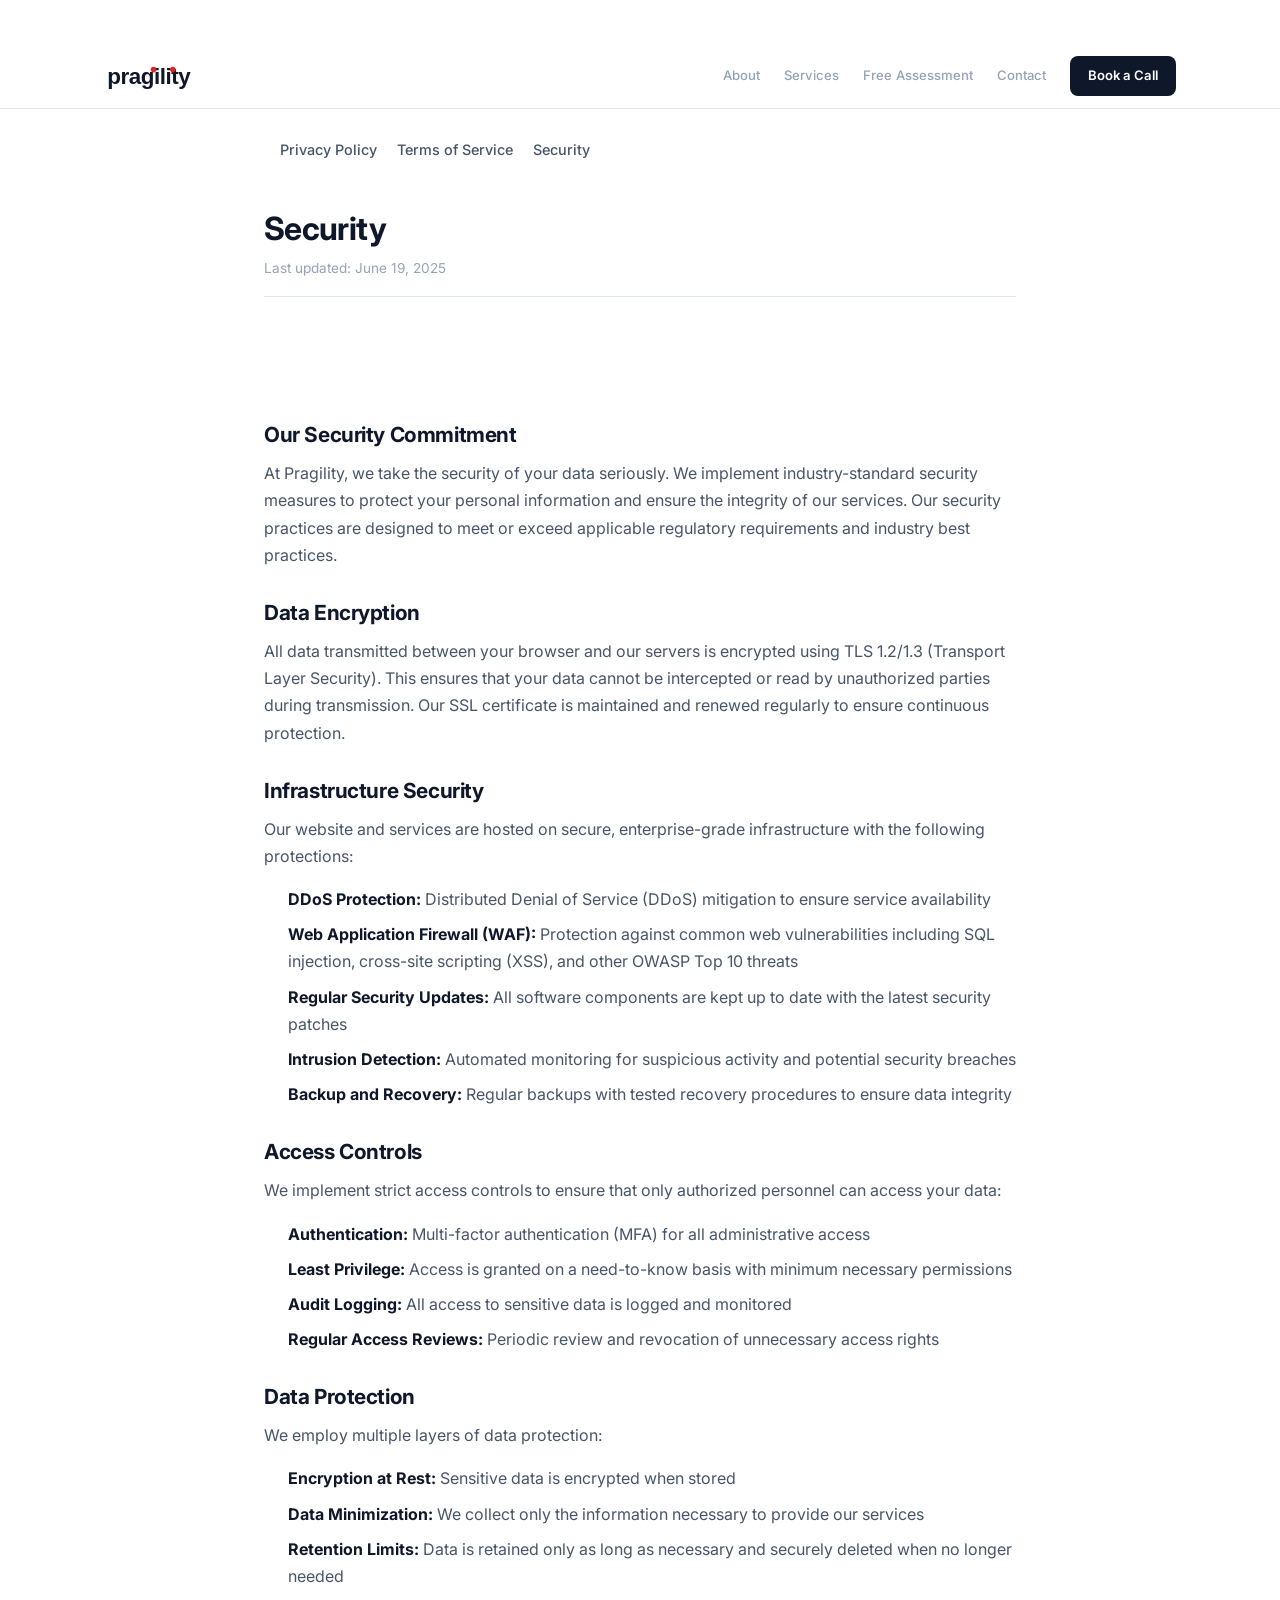
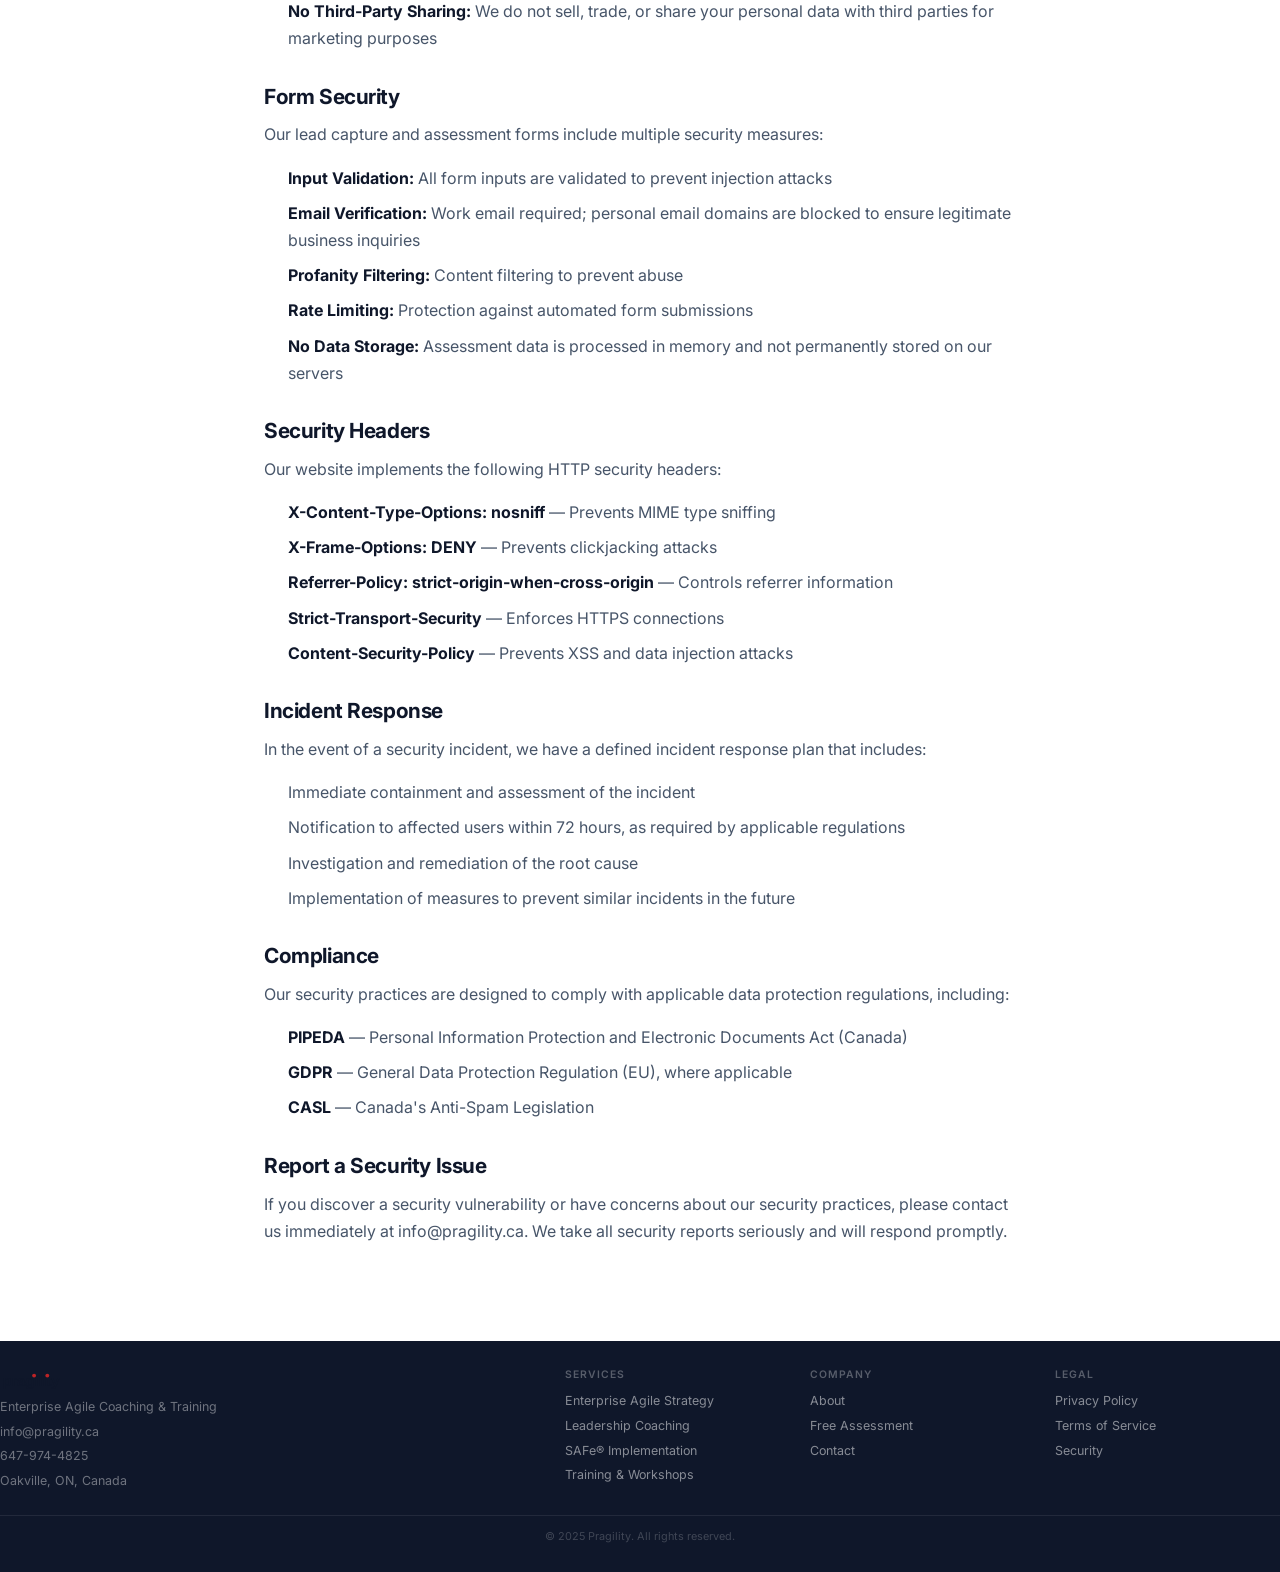
<file: security.html>
<!DOCTYPE html>
<html lang="en">
<head>
    <meta charset="UTF-8">
    <meta name="viewport" content="width=device-width, initial-scale=1.0">
    <meta http-equiv="X-Content-Type-Options" content="nosniff">
    <meta http-equiv="Referrer-Policy" content="strict-origin-when-cross-origin">
    <meta name="robots" content="index, follow">
    <link rel="canonical" href="https://pragility.ca/security">
    <link rel="icon" type="image/svg+xml" href="favicon.svg">
    <title>Security — Pragility</title>
    <meta name="description" content="Security practices and measures at Pragility. Learn how we protect your data and maintain a secure infrastructure.">
    <link rel="preconnect" href="https://fonts.googleapis.com">
    <link rel="preconnect" href="https://fonts.gstatic.com" crossorigin>
    <link href="https://fonts.googleapis.com/css2?family=Inter:wght@400;500;600;700;800&family=Playfair+Display:wght@600;700&display=swap" rel="stylesheet">
    <link rel="stylesheet" href="styles.css">
    <style>
        .legal-page{max-width:800px;margin:0 auto;padding:120px 24px 80px}
        .legal-page h1{font-size:2rem;margin-bottom:8px;color:var(--text)}
        .legal-page h2{font-size:1.3rem;margin-top:32px;margin-bottom:12px;color:var(--text)}
        .legal-page p{margin-bottom:16px;line-height:1.7;color:var(--text-body)}
        .legal-page ul{margin-bottom:16px;padding-left:24px}
        .legal-page li{margin-bottom:8px;line-height:1.7;color:var(--text-body)}
        .legal-page .last-updated{font-size:0.85rem;color:var(--text-muted);margin-bottom:32px;padding-bottom:16px;border-bottom:1px solid var(--border)}
        .legal-nav{margin-bottom:32px;padding:16px;background:var(--bg-alt);border-radius:var(--radius)}
        .legal-nav a{display:inline-block;margin-right:16px;font-size:0.9rem;color:var(--cta);text-decoration:none;font-weight:500}
        .legal-nav a:hover{text-decoration:underline}
        .security-badge{display:inline-flex;align-items:center;gap:8px;padding:8px 16px;background:var(--success);color:#fff;border-radius:var(--radius-pill);font-size:0.85rem;font-weight:600;margin-bottom:24px}
        .security-badge svg{width:16px;height:16px}
    </style>
</head>
<body>
    <nav class="nav" id="nav" role="navigation" aria-label="Main navigation">
        <div class="nav-inner">
            <a href="/" class="nav-logo" aria-label="Pragility — Home">
                <img src="pragility-logo.svg" alt="Pragility" class="nav-logo-img">
            </a>
            <div class="nav-links">
                <a href="/#about" class="nav-link">About</a>
                <a href="/#services" class="nav-link">Services</a>
                <a href="/#testimonials" class="nav-link">Free Assessment</a>
                <a href="/#faq" class="nav-link">Contact</a>
                <a href="https://calendly.com/coachdhaneshk" target="_blank" rel="noopener" class="nav-cta">Book a Call</a>
            </div>
        </div>
    </nav>

    <main class="legal-page">
        <nav class="legal-nav" aria-label="Legal pages">
            <a href="/privacy-policy.html">Privacy Policy</a>
            <a href="/terms-of-service.html">Terms of Service</a>
            <a href="/security.html">Security</a>
        </nav>

        <h1>Security</h1>
        <p class="last-updated">Last updated: June 19, 2025</p>

        <div class="security-badge">
            <svg viewBox="0 0 24 24" fill="currentColor"><path d="M12 1L3 5v6c0 5.55 3.84 10.74 9 12 5.16-1.26 9-6.45 9-12V5l-9-4zm-2 16l-4-4 1.41-1.41L10 14.17l6.59-6.59L18 9l-8 8z"/></svg>
            SSL Secured &amp; Protected
        </div>

        <h2>Our Security Commitment</h2>
        <p>At Pragility, we take the security of your data seriously. We implement industry-standard security measures to protect your personal information and ensure the integrity of our services. Our security practices are designed to meet or exceed applicable regulatory requirements and industry best practices.</p>

        <h2>Data Encryption</h2>
        <p>All data transmitted between your browser and our servers is encrypted using TLS 1.2/1.3 (Transport Layer Security). This ensures that your data cannot be intercepted or read by unauthorized parties during transmission. Our SSL certificate is maintained and renewed regularly to ensure continuous protection.</p>

        <h2>Infrastructure Security</h2>
        <p>Our website and services are hosted on secure, enterprise-grade infrastructure with the following protections:</p>
        <ul>
            <li><strong>DDoS Protection:</strong> Distributed Denial of Service (DDoS) mitigation to ensure service availability</li>
            <li><strong>Web Application Firewall (WAF):</strong> Protection against common web vulnerabilities including SQL injection, cross-site scripting (XSS), and other OWASP Top 10 threats</li>
            <li><strong>Regular Security Updates:</strong> All software components are kept up to date with the latest security patches</li>
            <li><strong>Intrusion Detection:</strong> Automated monitoring for suspicious activity and potential security breaches</li>
            <li><strong>Backup and Recovery:</strong> Regular backups with tested recovery procedures to ensure data integrity</li>
        </ul>

        <h2>Access Controls</h2>
        <p>We implement strict access controls to ensure that only authorized personnel can access your data:</p>
        <ul>
            <li><strong>Authentication:</strong> Multi-factor authentication (MFA) for all administrative access</li>
            <li><strong>Least Privilege:</strong> Access is granted on a need-to-know basis with minimum necessary permissions</li>
            <li><strong>Audit Logging:</strong> All access to sensitive data is logged and monitored</li>
            <li><strong>Regular Access Reviews:</strong> Periodic review and revocation of unnecessary access rights</li>
        </ul>

        <h2>Data Protection</h2>
        <p>We employ multiple layers of data protection:</p>
        <ul>
            <li><strong>Encryption at Rest:</strong> Sensitive data is encrypted when stored</li>
            <li><strong>Data Minimization:</strong> We collect only the information necessary to provide our services</li>
            <li><strong>Retention Limits:</strong> Data is retained only as long as necessary and securely deleted when no longer needed</li>
            <li><strong>No Third-Party Sharing:</strong> We do not sell, trade, or share your personal data with third parties for marketing purposes</li>
        </ul>

        <h2>Form Security</h2>
        <p>Our lead capture and assessment forms include multiple security measures:</p>
        <ul>
            <li><strong>Input Validation:</strong> All form inputs are validated to prevent injection attacks</li>
            <li><strong>Email Verification:</strong> Work email required; personal email domains are blocked to ensure legitimate business inquiries</li>
            <li><strong>Profanity Filtering:</strong> Content filtering to prevent abuse</li>
            <li><strong>Rate Limiting:</strong> Protection against automated form submissions</li>
            <li><strong>No Data Storage:</strong> Assessment data is processed in memory and not permanently stored on our servers</li>
        </ul>

        <h2>Security Headers</h2>
        <p>Our website implements the following HTTP security headers:</p>
        <ul>
            <li><strong>X-Content-Type-Options: nosniff</strong> — Prevents MIME type sniffing</li>
            <li><strong>X-Frame-Options: DENY</strong> — Prevents clickjacking attacks</li>
            <li><strong>Referrer-Policy: strict-origin-when-cross-origin</strong> — Controls referrer information</li>
            <li><strong>Strict-Transport-Security</strong> — Enforces HTTPS connections</li>
            <li><strong>Content-Security-Policy</strong> — Prevents XSS and data injection attacks</li>
        </ul>

        <h2>Incident Response</h2>
        <p>In the event of a security incident, we have a defined incident response plan that includes:</p>
        <ul>
            <li>Immediate containment and assessment of the incident</li>
            <li>Notification to affected users within 72 hours, as required by applicable regulations</li>
            <li>Investigation and remediation of the root cause</li>
            <li>Implementation of measures to prevent similar incidents in the future</li>
        </ul>

        <h2>Compliance</h2>
        <p>Our security practices are designed to comply with applicable data protection regulations, including:</p>
        <ul>
            <li><strong>PIPEDA</strong> — Personal Information Protection and Electronic Documents Act (Canada)</li>
            <li><strong>GDPR</strong> — General Data Protection Regulation (EU), where applicable</li>
            <li><strong>CASL</strong> — Canada's Anti-Spam Legislation</li>
        </ul>

        <h2>Report a Security Issue</h2>
        <p>If you discover a security vulnerability or have concerns about our security practices, please contact us immediately at info@pragility.ca. We take all security reports seriously and will respond promptly.</p>
    </main>

    <footer class="footer" role="contentinfo">
        <div class="container">
            <div class="footer-grid">
                <div class="footer-brand">
                    <a href="/" class="footer-logo" aria-label="Pragility — Home">
                        <img src="pragility-logo.svg" alt="Pragility" class="footer-logo-img">
                    </a>
                    <p class="footer-tagline">Enterprise Agile Coaching & Training</p>
                    <div class="footer-contact">
                        <p><a href="mailto:info@pragility.ca">info@pragility.ca</a></p>
                        <p><a href="tel:+164****4825">647-974-4825</a></p>
                        <p>Oakville, ON, Canada</p>
                    </div>
                </div>
                <div class="footer-links">
                    <div class="footer-col">
                        <h4>Services</h4>
                        <a href="/#services">Enterprise Agile Strategy</a>
                        <a href="/#services">Leadership Coaching</a>
                        <a href="/#services">SAFe® Implementation</a>
                        <a href="/#services">Training & Workshops</a>
                    </div>
                    <div class="footer-col">
                        <h4>Company</h4>
                        <a href="/#about">About</a>
                        <a href="/#testimonials">Free Assessment</a>
                        <a href="/#faq">Contact</a>
                    </div>
                    <div class="footer-col">
                        <h4>Legal</h4>
                        <a href="/privacy-policy.html">Privacy Policy</a>
                        <a href="/terms-of-service.html">Terms of Service</a>
                        <a href="/security.html">Security</a>
                    </div>
                </div>
            </div>
            <div class="footer-bottom">
                <p>&copy; 2025 Pragility. All rights reserved.</p>
            </div>
        </div>
    </footer>
</body>
</html>
</file>
<file: styles.css>
/*
 * Pragility — Light Theme, Cohesive Design
 * All sections flow together on light background
 */

*,*::before,*::after{box-sizing:border-box;margin:0;padding:0}

:root {
    --navy:#0F172A;--navy-light:#1E293B;
    --gold:#CA8A04;--gold-dark:#A16207;
    --bg:#ffffff;--bg-subtle:#f8fafc;
    --card:#ffffff;--border:#e2e8f0;
    --text:#0F172A;--text-body:#475569;--text-muted:#94a3b8;
    --radius:8px;--max-width:1120px;
    --font:'Inter',-apple-system,sans-serif;
    --shadow:0 1px 3px rgba(0,0,0,0.04),0 1px 2px rgba(0,0,0,0.02);
    --shadow-md:0 4px 12px rgba(0,0,0,0.06),0 2px 4px rgba(0,0,0,0.03);
}

html{scroll-behavior:smooth;font-size:16px;background:var(--bg)}
body{font-family:var(--font);background:var(--bg);color:var(--text-body);line-height:1.65;overflow-x:hidden}

h1,h2,h3,h4{color:var(--text);line-height:1.2;letter-spacing:-0.02em}
h1{font-size:clamp(2.2rem,4.5vw,3rem);margin-bottom:16px}
h2{font-size:clamp(1.5rem,2.8vw,2rem);margin-bottom:14px}
h3{font-size:1.05rem;font-weight:600;margin-bottom:6px}
h4{font-size:.9rem;font-weight:600;margin-bottom:4px}
p{margin-bottom:12px}
a{color:var(--navy);text-decoration:none}
a:hover{color:var(--gold)}
strong{color:var(--text);font-weight:700}
img{max-width:100%;height:auto;display:block}
ul{list-style:none;padding:0;margin:0}
.section-inner{max-width:var(--max-width);margin:0 auto;padding:0 24px}
.section{padding:56px 0}
.section-label{display:inline-block;font-size:.65rem;font-weight:700;color:var(--gold);text-transform:uppercase;letter-spacing:.12em;margin-bottom:8px}
.section-header{text-align:center;margin-bottom:36px}
.lead{font-size:1.05rem;color:var(--text);font-weight:500;margin-bottom:14px}

/* ANNOUNCE BAR */
.announce-bar{position:fixed;top:0;left:0;right:0;z-index:101;background:var(--navy);border-bottom:2px solid var(--gold);padding:0 44px 0 24px;height:44px;display:flex;align-items:center;justify-content:center}
.announce-inner{display:flex;align-items:center;gap:16px;font-size:.78rem;color:rgba(255,255,255,0.8);max-width:var(--max-width);flex:1;justify-content:center}
.announce-inner strong{color:#fff}
.announce-cta{font-size:.78rem;font-weight:700;color:var(--gold);white-space:nowrap;border:1px solid rgba(202,138,4,0.45);padding:4px 12px;border-radius:4px;transition:all 0.2s;text-decoration:none}
.announce-cta:hover{background:rgba(202,138,4,0.12);color:var(--gold)}
.announce-close{position:absolute;right:14px;background:none;border:none;color:rgba(255,255,255,0.4);font-size:1.4rem;line-height:1;cursor:pointer;padding:6px}
.announce-close:hover{color:#fff}
body.bar-hidden .announce-bar{display:none}
body.bar-hidden .nav{top:0!important}
body.bar-hidden .hero{padding-top:100px!important}
@media(max-width:900px){body.bar-hidden .hero{padding-top:80px!important}}

/* NAV */
.nav{position:fixed;top:44px;left:0;right:0;z-index:100;background:rgba(255,255,255,0.95);backdrop-filter:blur(16px);border-bottom:1px solid var(--border);padding:12px 0}
.nav-inner{max-width:var(--max-width);margin:0 auto;padding:0 24px;display:flex;justify-content:space-between;align-items:center}
.nav-logo img{height:32px}
.nav-links{display:flex;align-items:center;gap:24px}
.nav-link{font-size:.82rem;font-weight:500;color:var(--text-muted)}
.nav-link:hover{color:var(--text)}
.nav-cta{font-size:.82rem;font-weight:600;color:#fff;background:var(--navy);padding:9px 18px;border-radius:var(--radius);border:none;cursor:pointer}
.nav-cta:hover{background:var(--navy-light)}
.nav-toggle{display:none;background:none;border:none;cursor:pointer;padding:6px;flex-direction:column;gap:4px}
.nav-toggle span{width:20px;height:2px;background:var(--text);border-radius:2px}

/* HERO */
.hero{padding:144px 0 0;background:var(--bg)}
.hero-inner{max-width:var(--max-width);margin:0 auto;padding:0 24px;display:grid;grid-template-columns:1fr 1fr;gap:48px;align-items:center}
.hero-content{padding-bottom:40px}
.hero-eyebrow{display:inline-block;font-size:.65rem;font-weight:700;color:var(--gold);text-transform:uppercase;letter-spacing:.15em;margin-bottom:14px;padding:5px 12px;border:1.5px solid var(--gold);border-radius:100px}
.hero h1{color:var(--navy)}
.hero h1 em{font-style:italic;color:var(--gold)}
.hero-sub{font-size:.95rem;color:var(--text-body);margin-bottom:22px;line-height:1.7;max-width:460px}
.hero-cta{display:flex;gap:12px;margin-bottom:32px}
.hero-image{border-radius:var(--radius);overflow:hidden;box-shadow:var(--shadow-md)}
.hero-image img{width:100%;height:400px;object-fit:cover}
.hero-stats{display:grid;grid-template-columns:repeat(5,1fr);gap:0;padding:24px 0;border-top:1px solid var(--border)}
.hero-stats .stat{text-align:center;padding:0 16px}
.hero-stats .stat span{display:block;font-size:1.5rem;font-weight:700;color:var(--navy);margin-bottom:2px}
.hero-stats .stat small{font-size:.65rem;color:var(--text-muted);text-transform:uppercase;letter-spacing:.06em}

/* TRUST */
.trust{background:var(--bg-subtle);padding:20px 0;border-bottom:1px solid var(--border)}
.trust-inner{max-width:var(--max-width);margin:0 auto;padding:0 24px}
.trust-label{text-align:center;font-size:.6rem;color:var(--text-muted);text-transform:uppercase;letter-spacing:.15em;margin-bottom:10px;font-weight:600}
.trust-logos{display:flex;justify-content:center;align-items:center;gap:28px;flex-wrap:wrap}
.trust-logos span{font-weight:700;font-size:.85rem;color:var(--text-muted);opacity:0.5;cursor:default}
.trust-logos span:hover{opacity:1;color:var(--navy)}

/* TWO COL */
.two-col{display:grid;grid-template-columns:1fr 1fr;gap:40px;align-items:center}

/* IMAGE CARD */
.image-card{border-radius:var(--radius);overflow:hidden;box-shadow:var(--shadow)}
.image-card img{width:100%;height:260px;object-fit:cover}

/* ABOUT */
.about-grid{display:grid;grid-template-columns:1fr 1fr;gap:48px;align-items:center}
.about-text{}
.about-image{border-radius:var(--radius);overflow:hidden;box-shadow:var(--shadow-md)}
.about-image img{width:100%;height:400px;object-fit:cover}

/* PHILOSOPHY */
.philosophy{background:var(--bg-subtle);border-top:1px solid var(--border);border-bottom:1px solid var(--border)}
.philosophy-grid{display:grid;grid-template-columns:repeat(3,1fr);gap:20px}
.phil-card{background:var(--card);border:1px solid var(--border);border-radius:var(--radius);padding:24px;transition:all 0.2s}
.phil-card:hover{border-color:var(--gold);box-shadow:var(--shadow-md)}
.phil-card span{width:28px;height:28px;background:var(--navy);color:#fff;border-radius:50%;display:flex;align-items:center;justify-content:center;font-weight:700;font-size:.7rem;margin-bottom:12px}
.phil-card h4{font-size:.95rem;margin-bottom:6px}
.phil-card p{font-size:.82rem;color:var(--text-muted);margin-bottom:0;line-height:1.5}

/* DARK SECTION */
.dark{background:var(--navy);color:#fff}
.dark h2,.dark h3,.dark h4{color:#fff}
.dark p{color:rgba(255,255,255,0.7)}
.dark .section-label{color:var(--gold)}

/* CAPABILITIES */
.capabilities-grid{display:grid;grid-template-columns:repeat(3,1fr);gap:14px;margin-top:24px}
.cap{background:rgba(255,255,255,0.06);border:1px solid rgba(255,255,255,0.1);border-radius:var(--radius);padding:16px}
.cap-num{width:28px;height:28px;background:var(--gold);color:#fff;border-radius:50%;display:flex;align-items:center;justify-content:center;font-weight:700;font-size:.7rem;margin-bottom:8px}
.cap h4{font-size:.82rem;margin-bottom:4px}
.cap p{font-size:.75rem;color:rgba(255,255,255,0.5);margin-bottom:0;line-height:1.5}

/* SERVICES */
.services-grid{display:grid;grid-template-columns:repeat(2,1fr);gap:20px}
.service-card{background:var(--card);border:1px solid var(--border);border-radius:var(--radius);overflow:hidden;transition:all 0.3s}
.service-card:hover{box-shadow:var(--shadow-md);transform:translateY(-2px)}
.service-card.featured{border-color:var(--gold);border-width:2px}
.service-badge{background:var(--gold);color:#fff;font-size:.6rem;font-weight:700;text-transform:uppercase;letter-spacing:.1em;padding:4px 10px;display:inline-block;margin:14px 16px 0}
.service-img{height:140px;overflow:hidden}
.service-img img{width:100%;height:100%;object-fit:cover;transition:transform 0.4s}
.service-card:hover .service-img img{transform:scale(1.03)}
.service-body{padding:18px}
.service-body h3{font-size:1.05rem;margin-bottom:5px}
.service-body>p{font-size:.82rem;color:var(--text-muted);line-height:1.6;margin-bottom:10px}
.service-body ul{margin-bottom:10px}
.service-body ul li{font-size:.78rem;color:var(--text-body);padding:2px 0;padding-left:14px;position:relative}
.service-body ul li::before{content:'→';position:absolute;left:0;color:var(--gold);font-weight:700;font-size:.65rem}
.service-body .outcome{font-size:.78rem;color:var(--text-muted);padding-top:8px;border-top:1px solid var(--border);margin-bottom:0}

/* ASSESSMENT */
.assessment{background:var(--bg-subtle);border-top:1px solid var(--border);border-bottom:1px solid var(--border)}
.assessment-grid{display:grid;grid-template-columns:1fr 1fr;gap:40px;align-items:start}
.assessment-content p{line-height:1.75}
.assessment-benefits{margin-top:16px}
.assessment-benefits li{font-size:.85rem;color:var(--text-body);padding:4px 0;padding-left:20px;position:relative}
.assessment-benefits li::before{content:'✓';position:absolute;left:0;color:var(--gold);font-weight:700}
.preview-card{background:var(--card);border:1px solid var(--border);border-radius:var(--radius);padding:24px;box-shadow:var(--shadow)}
.preview-card h4{font-size:1rem;margin-bottom:12px;color:var(--navy)}
.preview-card ul li{font-size:.82rem;color:var(--text-body);padding:3px 0;padding-left:18px;position:relative}
.preview-card ul li::before{content:'→';position:absolute;left:0;color:var(--gold);font-weight:700}

/* ASSESSMENT MODAL */
.assessment-modal{display:none;position:fixed;top:0;left:0;right:0;bottom:0;z-index:1000;align-items:center;justify-content:center}
.assessment-modal.open{display:flex}
.modal-overlay{position:absolute;top:0;left:0;right:0;bottom:0;background:rgba(0,0,0,0.6);backdrop-filter:blur(4px)}
.modal-content{position:relative;background:#fff;border-radius:var(--radius);max-width:640px;width:90%;max-height:85vh;overflow-y:auto;box-shadow:0 20px 60px rgba(0,0,0,0.3);z-index:1}
.modal-close{position:absolute;top:16px;right:16px;background:none;border:none;font-size:1.5rem;color:var(--text-muted);cursor:pointer;padding:4px 8px;border-radius:4px}
.modal-close:hover{color:var(--text);background:var(--bg-subtle)}
.modal-header{padding:28px 32px 16px;border-bottom:1px solid var(--border)}
.modal-header h2{font-size:1.3rem;margin-bottom:6px}
.modal-header p{font-size:.85rem;color:var(--text-muted)}
.modal-body{padding:24px 32px;min-height:200px}
.modal-footer{padding:16px 32px;border-top:1px solid var(--border);display:flex;align-items:center;gap:16px}
.progress-bar{flex:1;height:6px;background:var(--border);border-radius:3px;overflow:hidden}
.progress-fill{height:100%;background:var(--gold);border-radius:3px;transition:width 0.3s}
.progress-text{font-size:.75rem;color:var(--text-muted);white-space:nowrap}

/* Assessment Questions */
.q-category{font-size:.65rem;font-weight:700;color:var(--gold);text-transform:uppercase;letter-spacing:.12em;margin-bottom:8px}
.q-text{font-size:1rem;font-weight:600;color:var(--text);margin-bottom:16px;line-height:1.5}
.q-options{display:flex;flex-direction:column;gap:8px}
.q-option{display:flex;align-items:flex-start;gap:12px;padding:14px 16px;border:1px solid var(--border);border-radius:var(--radius);cursor:pointer;transition:all 0.2s;background:#fff}
.q-option:hover{border-color:var(--gold);background:#fffbf0}
.q-option.selected{border-color:var(--gold);background:#fffbf0;box-shadow:0 0 0 1px var(--gold)}
.opt-num{width:24px;height:24px;background:var(--bg-subtle);border-radius:50%;display:flex;align-items:center;justify-content:center;font-size:.7rem;font-weight:700;color:var(--text-muted);flex-shrink:0}
.q-option.selected .opt-num{background:var(--gold);color:#fff}
.opt-text{font-size:.85rem;color:var(--text-body);line-height:1.4;padding-top:2px}

/* Assessment Report */
.report-header{text-align:center;margin-bottom:24px;padding-bottom:20px;border-bottom:1px solid var(--border)}
.report-score{margin-bottom:8px}
.score-num{font-size:3rem;font-weight:700;color:var(--navy)}
.score-out{font-size:1.2rem;color:var(--text-muted)}
.report-level{display:inline-block;padding:6px 16px;background:var(--gold);color:#fff;border-radius:100px;font-weight:600;font-size:.9rem}
.report-categories{margin-bottom:24px}
.report-cat{display:flex;align-items:center;gap:12px;margin-bottom:10px}
.cat-name{font-size:.8rem;font-weight:600;color:var(--text);width:130px;flex-shrink:0}
.cat-bar{flex:1;height:8px;background:var(--border);border-radius:4px;overflow:hidden}
.cat-fill{height:100%;background:var(--gold);border-radius:4px}
.cat-score{font-size:.75rem;color:var(--text-muted);width:40px;text-align:right}
.report-recommendations{background:var(--bg-subtle);border-radius:var(--radius);padding:20px;margin-bottom:20px}
.report-recommendations h4{font-size:.95rem;margin-bottom:10px}
.rec-item{font-size:.82rem;color:var(--text-body);padding:6px 0;line-height:1.5}
.report-cta{text-align:center}
.report-cta h4{font-size:1rem;margin-bottom:6px}
.report-cta p{font-size:.82rem;color:var(--text-muted);margin-bottom:12px}
.report-form{display:flex;flex-direction:column;gap:8px;max-width:360px;margin:0 auto}
.report-form input{padding:10px 13px;border:1.5px solid var(--border);border-radius:var(--radius);font-size:.85rem;font-family:var(--font);color:var(--text);background:#fff}
.report-form input:focus{outline:none;border-color:var(--gold)}

/* WHY */
.why{background:var(--bg)}
.why-grid{display:grid;grid-template-columns:repeat(3,1fr);gap:14px}
.why-item{background:var(--card);border:1px solid var(--border);border-radius:var(--radius);padding:18px;transition:all 0.2s}
.why-item:hover{border-color:var(--gold)}
.why-item h4{font-size:.85rem;margin-bottom:5px}
.why-item p{font-size:.78rem;color:var(--text-muted);margin-bottom:0;line-height:1.5}

/* INDUSTRIES */
.industries{margin-top:36px;padding-top:24px;border-top:1px solid var(--border)}
.industries-label{font-size:.65rem;font-weight:700;color:var(--text-muted);text-transform:uppercase;letter-spacing:.12em;margin-bottom:10px}
.industries-tags{display:flex;flex-wrap:wrap;gap:8px}
.industries-tags span{font-weight:600;font-size:.78rem;color:var(--text-muted);padding:5px 12px;background:var(--bg-subtle);border:1px solid var(--border);border-radius:100px}

/* PROMISE */
.promise{padding:64px 0;background:var(--navy);position:relative;overflow:hidden;text-align:center}
.promise-bg{position:absolute;top:0;left:0;right:0;bottom:0;background:center/cover no-repeat;opacity:0.1}
.promise-overlay{position:absolute;top:0;left:0;right:0;bottom:0;background:linear-gradient(135deg,rgba(15,23,42,0.92) 0%,rgba(15,23,42,0.88) 100%)}
.promise .section-inner{position:relative;z-index:1;max-width:580px}
.promise h2{color:#fff;margin-bottom:14px}
.promise .lead{color:rgba(255,255,255,0.75);margin-bottom:10px}
.promise-tagline{font-size:1.1rem;font-style:italic;color:var(--gold);margin:18px auto 28px;line-height:1.6;max-width:440px}

/* BUTTONS */
.btn-primary,.btn-secondary,.btn-outline{display:inline-flex;align-items:center;justify-content:center;gap:6px;font-weight:600;font-family:var(--font);cursor:pointer;border-radius:var(--radius);transition:all 0.2s;font-size:.88rem;padding:13px 26px;border:none;text-decoration:none}
.btn-primary{background:var(--navy);color:#fff}
.btn-primary:hover{background:var(--navy-light);transform:translateY(-1px)}
.btn-secondary{border:1.5px solid var(--border);color:var(--text);background:transparent}
.btn-secondary:hover{border-color:var(--navy)}
.btn-outline{border:1.5px solid rgba(255,255,255,0.25);color:#fff;background:transparent}
.btn-outline:hover{border-color:rgba(255,255,255,0.5)}
.btn-large{font-size:.95rem;padding:16px 32px}

/* SOCIAL LINKS */
.footer-social{display:flex;gap:14px;margin-top:12px;flex-wrap:wrap}
.footer-social-link{display:inline-flex;align-items:center;gap:6px;font-size:.75rem;color:rgba(255,255,255,0.45);text-decoration:none;transition:color 0.2s}
.footer-social-link:hover{color:#fff}
.footer-social-link svg{flex-shrink:0}
.author-linkedin-btn{display:inline-flex;align-items:center;gap:8px;margin-top:20px;font-size:.82rem;font-weight:600;color:var(--navy);border:1.5px solid var(--border);padding:9px 16px;border-radius:var(--radius);text-decoration:none;transition:all 0.2s}
.author-linkedin-btn:hover{border-color:#0A66C2;color:#0A66C2}
.author-linkedin-btn svg{color:#0A66C2;flex-shrink:0}

/* FOOTER */
.footer{background:var(--navy);padding:28px 0 14px}
.footer .section-inner{max-width:var(--max-width);margin:0 auto;padding:0 24px}
.footer-grid{display:grid;grid-template-columns:1.5fr 2fr;gap:28px;margin-bottom:20px}
.footer-brand img{margin-bottom:6px;max-height:22px;width:auto;opacity:0.85}
.footer-brand p{font-size:.78rem;color:rgba(255,255,255,0.4);margin-bottom:4px}
.footer-contact{font-size:.72rem;color:rgba(255,255,255,0.3)}
.footer-contact a{color:rgba(255,255,255,0.4)}
.footer-links{display:grid;grid-template-columns:repeat(3,1fr);gap:20px}
.footer-col h4{font-size:.65rem;font-weight:600;color:rgba(255,255,255,0.3);text-transform:uppercase;letter-spacing:.1em;margin-bottom:8px}
.footer-col a{display:block;font-size:.78rem;color:rgba(255,255,255,0.5);padding:2px 0}
.footer-col a:hover{color:#fff}
.footer-bottom{border-top:1px solid rgba(255,255,255,0.08);padding-top:12px;text-align:center}
.footer-bottom p{font-size:.68rem;color:rgba(255,255,255,0.2)}

/* STAT BOOK (5th tile) */
.stat-book{border-right:1.5px solid rgba(202,138,4,0.3);padding-right:4px}
.stat-book-link{display:block;text-decoration:none;color:inherit;transition:opacity .2s}
.stat-book-link:hover{opacity:.7;text-decoration:none;color:inherit}
.stat-book-link span{color:var(--gold)!important}

/* BOOK LAUNCH */
.book-section{background:var(--bg-subtle);border-top:1px solid var(--border);border-bottom:1px solid var(--border)}
.book-grid{display:grid;grid-template-columns:260px 1fr;gap:64px;align-items:center}
.book-cover-wrap img{border-radius:10px;box-shadow:0 28px 70px rgba(0,0,0,0.22),0 8px 24px rgba(0,0,0,0.12);display:block;width:260px}
.book-eyebrow{display:inline-flex;align-items:center;gap:8px;font-size:.65rem;font-weight:700;color:var(--gold);text-transform:uppercase;letter-spacing:.12em;margin-bottom:12px}
.book-eyebrow::before{content:'';width:20px;height:2px;background:var(--gold);display:inline-block}
.book-title-large{font-size:clamp(1.9rem,3.2vw,2.6rem);line-height:1.1;margin-bottom:6px;color:var(--navy)}
.book-subtitle-text{color:var(--gold);font-size:.95rem;font-weight:600;letter-spacing:.02em;margin-bottom:20px;font-style:italic}
.book-desc-text{color:var(--text-body);font-size:.92rem;line-height:1.8;margin-bottom:28px;max-width:500px}
.book-actions{display:flex;flex-direction:column;gap:12px;margin-bottom:18px;align-items:flex-start}
.book-amazon-btn{display:inline-flex;align-items:center;gap:8px;background:#FF9900;color:#111!important;font-weight:700;font-size:.88rem;padding:14px 24px;border-radius:var(--radius);text-decoration:none!important;transition:all 0.2s;border:none;cursor:pointer}
.book-amazon-btn:hover{background:#e68900;color:#111!important;transform:translateY(-2px);box-shadow:0 6px 20px rgba(255,153,0,0.35)}
.book-author-line{font-size:.78rem;color:var(--text-muted)}
.book-author-line strong{color:var(--text)}

/* RESPONSIVE */
@media(max-width:900px){
    .book-grid{grid-template-columns:200px 1fr;gap:36px}
    .hero{padding:124px 0 0}
    .hero-inner{grid-template-columns:1fr;gap:28px}
    .hero-image img{height:260px}
    .hero-stats{grid-template-columns:repeat(2,1fr);gap:12px}
    .two-col{grid-template-columns:1fr;gap:24px}
    .image-card img{height:180px}
    .philosophy-grid{grid-template-columns:repeat(2,1fr)}
    .capabilities-grid,.why-grid{grid-template-columns:repeat(2,1fr)}
    .services-grid{grid-template-columns:1fr}
    .assessment-grid{grid-template-columns:1fr}
    .footer-grid{grid-template-columns:1fr}
    .footer-links{grid-template-columns:repeat(2,1fr)}
    .nav-links{display:none;position:absolute;top:100%;left:0;right:0;background:#fff;border-bottom:1px solid var(--border);padding:14px 24px;flex-direction:column;gap:12px}
    .nav-links.open{display:flex}
    .nav-toggle{display:flex}
}
@media(max-width:600px){
    .book-grid{grid-template-columns:1fr;text-align:center;gap:28px}
    .book-cover-wrap{text-align:center}
    .book-cover-wrap img{width:180px;margin:0 auto}
    .book-actions{align-items:center}
    .book-eyebrow{justify-content:center}
    .hero-content{padding-bottom:20px}
    .hero-cta{flex-direction:column}
    .hero-cta .btn-primary,.hero-cta .btn-secondary{width:100%;justify-content:center}
    .hero-stats .stat span{font-size:1.2rem}
    .philosophy-grid{grid-template-columns:1fr}
    .capabilities-grid,.why-grid{grid-template-columns:1fr}
    .footer-links{grid-template-columns:1fr}
    h1{font-size:1.7rem}
    .section{padding:40px 0}
    .form-row{grid-template-columns:1fr}
}
</file>
